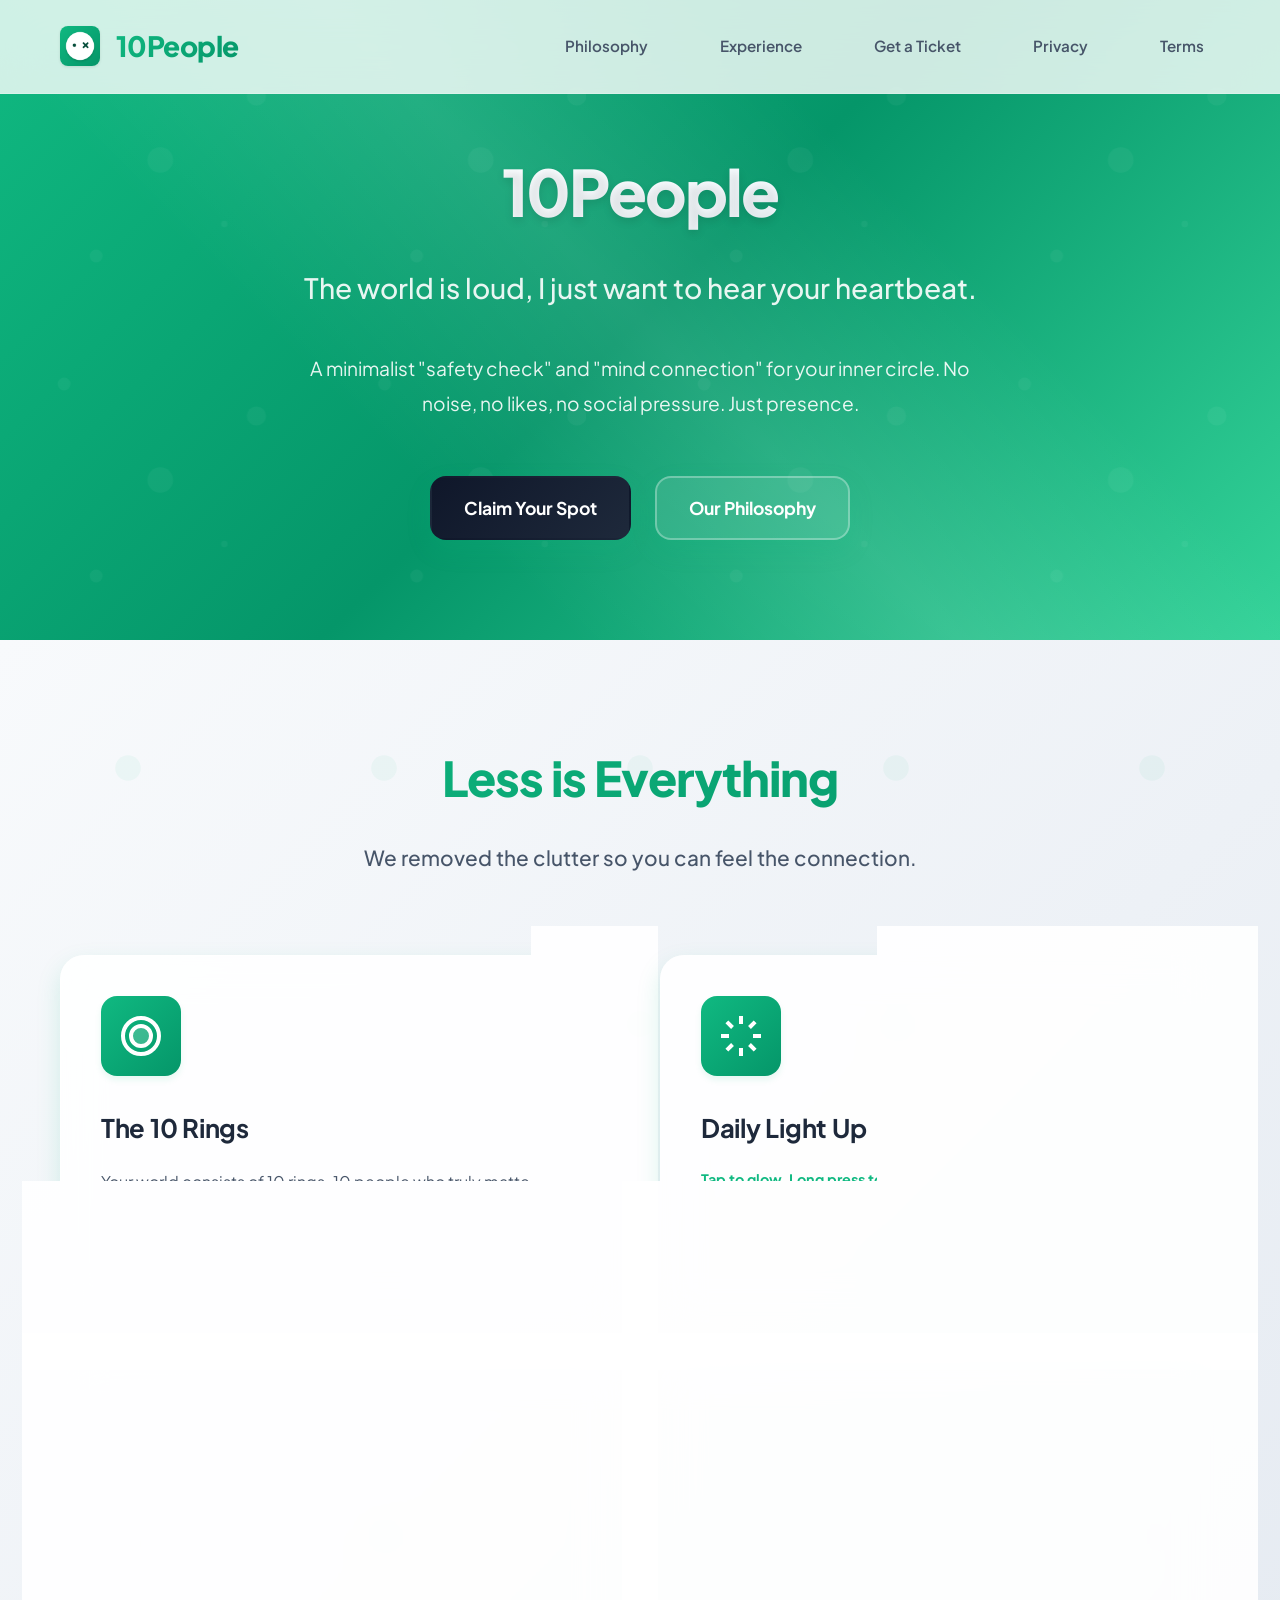
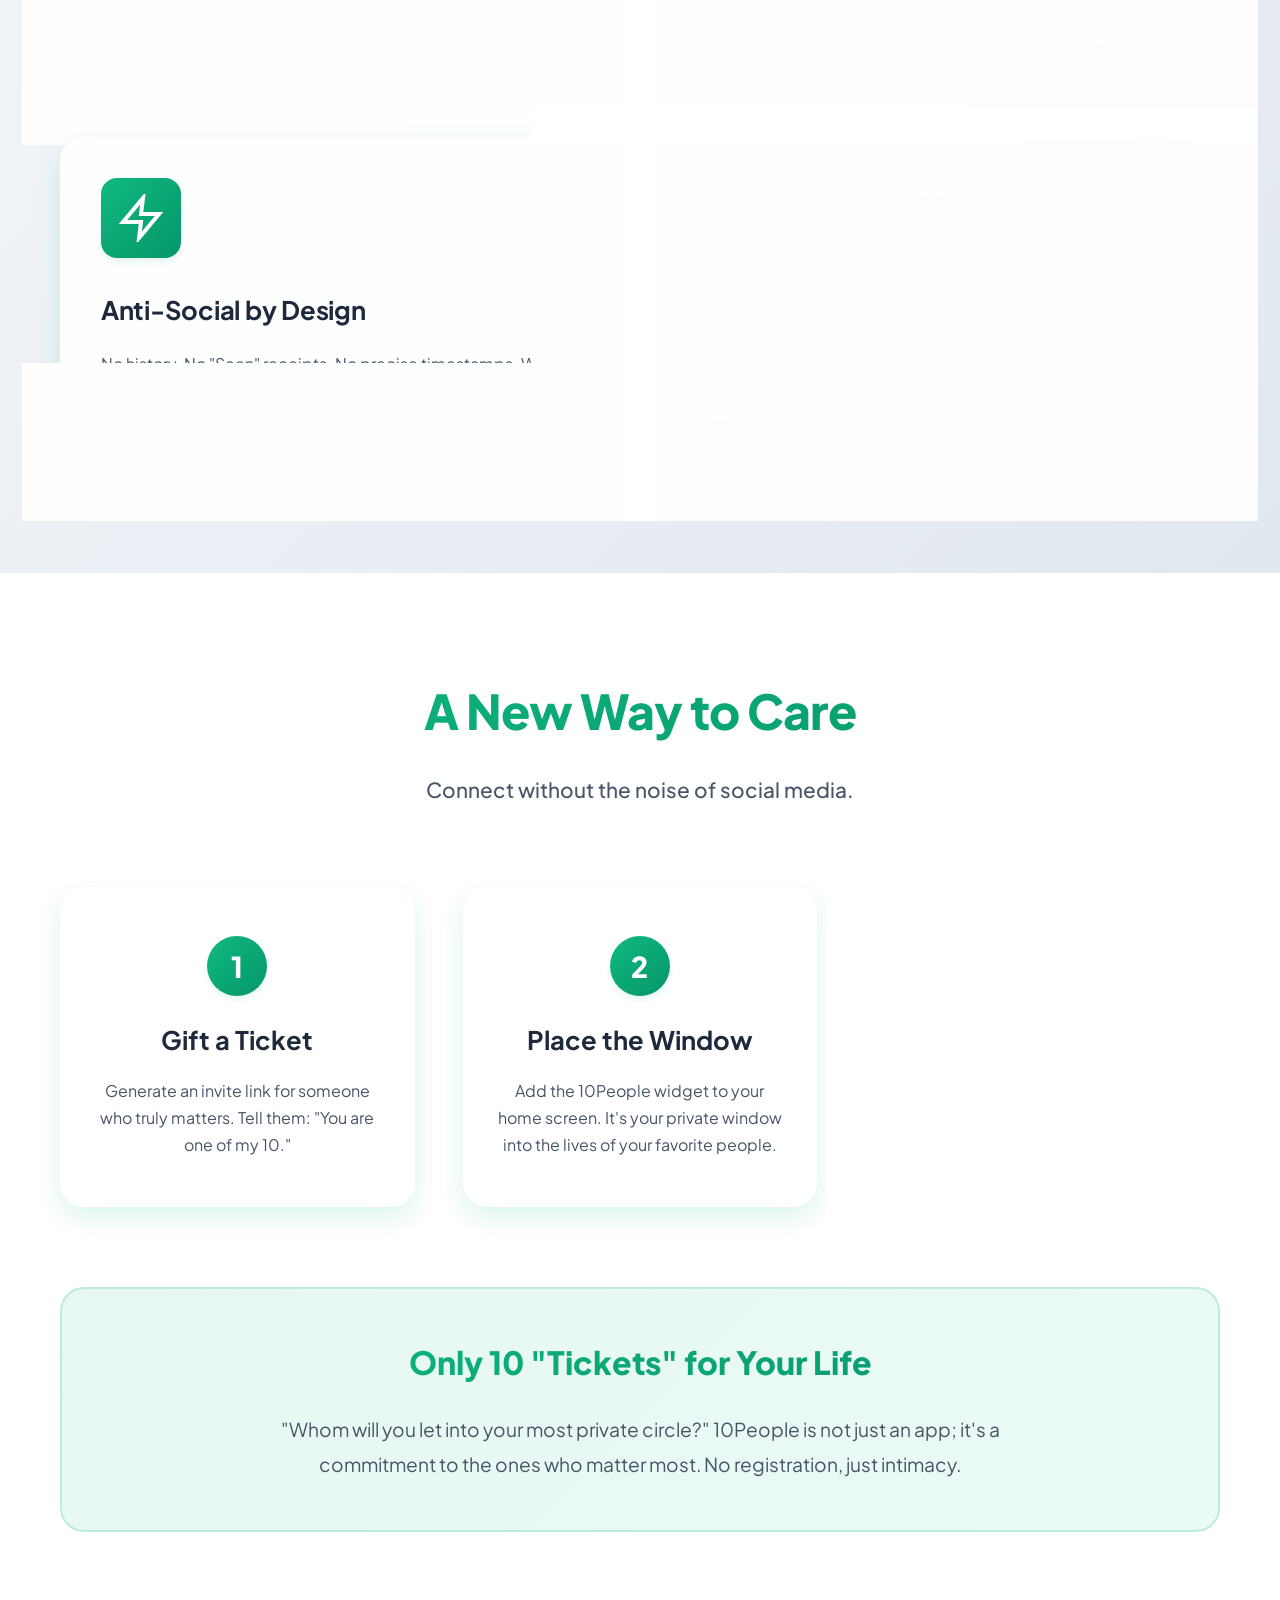
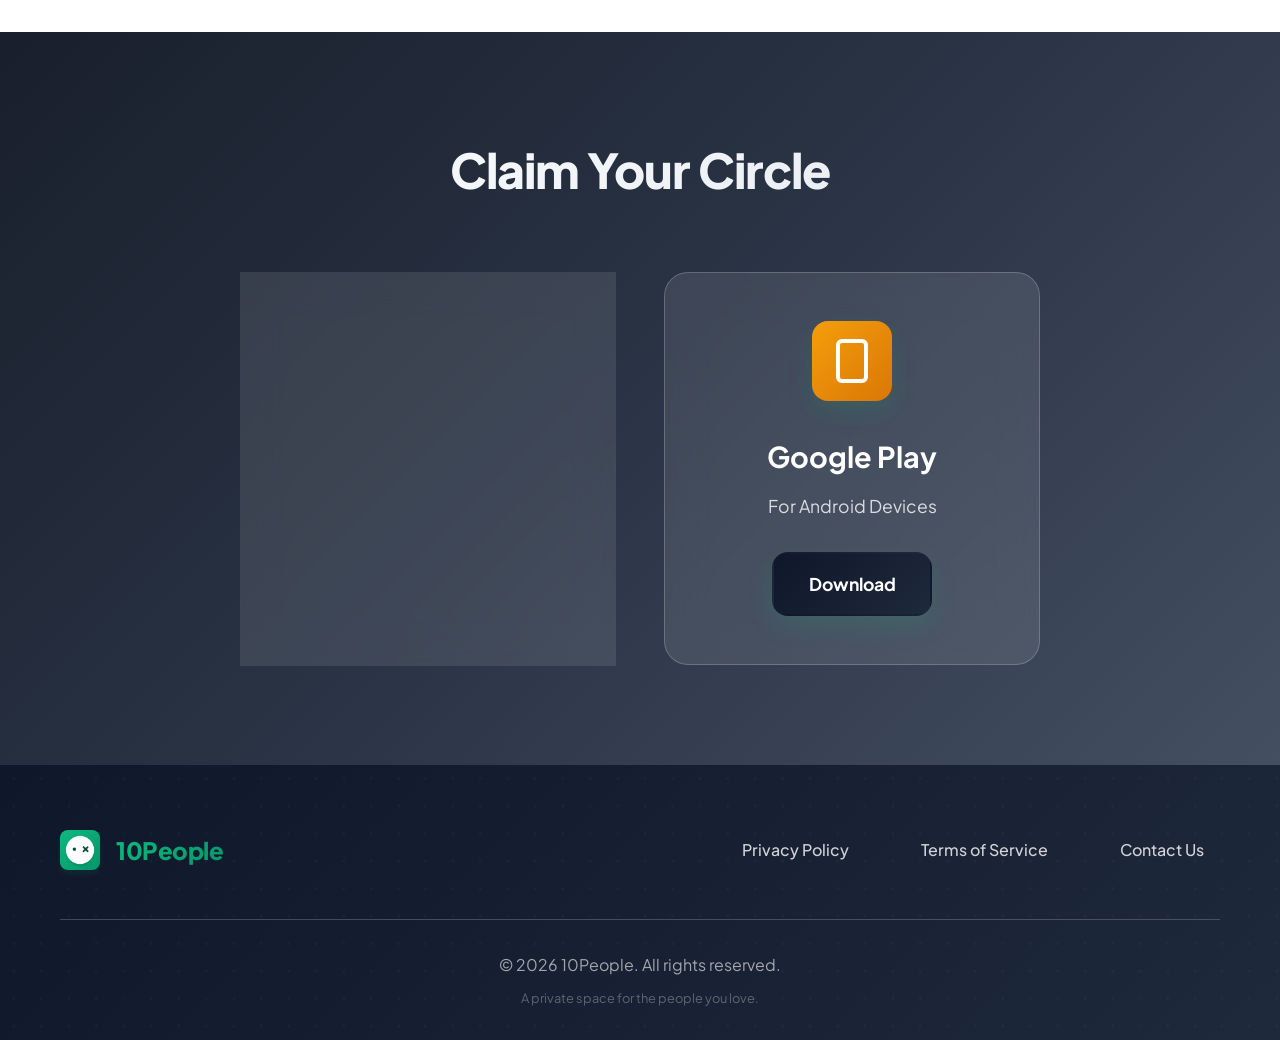
<file: index.html>
<!DOCTYPE html>
<html lang="en">
<head>
    <meta charset="UTF-8">
    <meta name="viewport" content="width=device-width, initial-scale=1.0">
    <title>10People - Hear their heartbeat in a noisy world</title>
    <meta name="description" content="10People: Minimalist safety check and mind connection. Only 10 spots for the most important people in your life.">
    <meta name="keywords" content="10People, minimalist, close friends, connection, light up, nudge, widget">
    <link rel="preconnect" href="https://fonts.googleapis.com">
    <link rel="preconnect" href="https://fonts.gstatic.com" crossorigin>
    <link href="https://fonts.googleapis.com/css2?family=Plus+Jakarta+Sans:wght@400;500;600;700;800&display=swap" rel="stylesheet">
    <link rel="stylesheet" href="styles.css">
    <link rel="icon" type="image/png" href="assets/icon/app_icon.png">
</head>
<body>
    <!-- Navbar -->
    <nav class="navbar">
        <div class="nav-container">
            <div class="nav-logo">
                <img src="assets/icon/app_icon.png" alt="10People" class="logo-img">
                <span class="logo-text">10People</span>
            </div>
            <div class="nav-menu">
                <a href="#features" class="nav-link">Philosophy</a>
                <a href="#how-it-works" class="nav-link">Experience</a>
                <a href="#download" class="nav-link">Get a Ticket</a>
                <a href="privacy.html" class="nav-link">Privacy</a>
                <a href="terms.html" class="nav-link">Terms</a>
            </div>
        </div>
    </nav>

    <!-- Hero Section -->
    <section class="hero">
        <div class="hero-container">
            <h1 class="hero-title">10People</h1>
            <p class="hero-subtitle">The world is loud, I just want to hear your heartbeat.</p>
            <p class="hero-description">
                A minimalist "safety check" and "mind connection" for your inner circle. 
                No noise, no likes, no social pressure. Just presence.
            </p>
            <div class="hero-buttons">
                <a href="#download" class="btn btn-primary">Claim Your Spot</a>
                <a href="#features" class="btn btn-secondary">Our Philosophy</a>
            </div>
        </div>
    </section>

    <!-- Core Philosophy -->
    <section id="features" class="features">
        <div class="container">
            <h2 class="section-title">Less is Everything</h2>
            <p class="section-subtitle">We removed the clutter so you can feel the connection.</p>
            
            <div class="features-grid">
                <div class="feature-card">
                    <div class="feature-icon">
                        <svg width="48" height="48" viewBox="0 0 24 24" fill="none" stroke="currentColor" stroke-width="2">
                            <circle cx="12" cy="12" r="9"/>
                            <circle cx="12" cy="12" r="5" fill="currentColor" fill-opacity="0.2"/>
                        </svg>
                    </div>
                    <h3 class="feature-title">The 10 Rings</h3>
                    <p class="feature-description">
                        Your world consists of 10 rings. 10 people who truly matter. 
                        In a world of thousands of "friends," who deserves to occupy these 10 positions in your life?
                    </p>
                </div>

                <div class="feature-card">
                    <div class="feature-icon">
                        <svg width="48" height="48" viewBox="0 0 24 24" fill="none" stroke="currentColor" stroke-width="2">
                            <path d="M12 2v4M12 18v4M4.93 4.93l2.83 2.83M16.24 16.24l2.83 2.83M2 12h4M18 12h4M4.93 19.07l2.83-2.83M16.24 7.76l2.83-2.83"/>
                        </svg>
                    </div>
                    <h3 class="feature-title">Daily Light Up</h3>
                    <h4 style="font-size: 0.9rem; color: var(--primary-color); margin-bottom: 0.5rem;">Tap to glow. Long press to speak.</h4>
                    <p class="feature-description">
                        One tap to let them know you're okay. Your ring glows on their screen. 
                        Long press to sync a short status (under 20 chars). No history, no pressure — resets at midnight.
                    </p>
                </div>

                <div class="feature-card">
                    <div class="feature-icon">
                        <svg width="48" height="48" viewBox="0 0 24 24" fill="none" stroke="currentColor" stroke-width="2">
                            <rect x="3" y="3" width="18" height="18" rx="2" ry="2"/>
                            <circle cx="8.5" cy="8.5" r="1.5"/>
                            <circle cx="15.5" cy="8.5" r="1.5"/>
                            <circle cx="8.5" cy="15.5" r="1.5"/>
                            <circle cx="15.5" cy="15.5" r="1.5"/>
                        </svg>
                    </div>
                    <h3 class="feature-title">Widget 2.0: The Window</h3>
                    <p class="feature-description">
                        View your circle without opening the app. 10 tiny dots on your home screen tell the story. 
                        "In a meeting," "Feeling down," or just a glowing dot saying "I'm here."
                    </p>
                </div>

                <div class="feature-card">
                    <div class="feature-icon">
                        <svg width="48" height="48" viewBox="0 0 24 24" fill="none" stroke="currentColor" stroke-width="2">
                            <path d="M18 8A6 6 0 0 0 6 8c0 7-3 9-3 9h18s-3-2-3-9"/>
                            <path d="M13.73 21a2 2 0 0 1-3.46 0"/>
                        </svg>
                    </div>
                    <h3 class="feature-title">The Nudge</h3>
                    <p class="feature-description">
                        The only way to reach out. No chat boxes, no typing. 
                        Just a gentle "戳一下" (Nudge). 
                        It means: "Thinking of you," "Check in," or "Are you okay?"
                    </p>
                </div>

                <div class="feature-card">
                    <div class="feature-icon">
                        <svg width="48" height="48" viewBox="0 0 24 24" fill="none" stroke="currentColor" stroke-width="2">
                            <path d="M13 2L3 14h9l-1 8 10-12h-9l1-8z"/>
                        </svg>
                    </div>
                    <h3 class="feature-title">Anti-Social by Design</h3>
                    <p class="feature-description">
                        No history. No "Seen" receipts. No precise timestamps. 
                        We only show "Just now" or "A while ago." 
                        The past is gone; only the present heartbeat matters.
                    </p>
                </div>

                <div class="feature-card">
                    <div class="feature-icon">
                        <svg width="48" height="48" viewBox="0 0 24 24" fill="none" stroke="currentColor" stroke-width="2">
                            <path d="M20.59 13.41l-7.17 7.17a2 2 0 0 1-2.83 0L2 12V2h10l8.59 8.59a2 2 0 0 1 0 2.82z"/>
                            <line x1="7" y1="7" x2="7.01" y2="7"/>
                        </svg>
                    </div>
                    <h3 class="feature-title">10 Rare Tickets</h3>
                    <p class="feature-description">
                        You don't "add friends." You gift them a ticket. 
                        "I saved a spot for you in my Top 10." 
                        An invitation to 10People is a statement of intimacy.
                    </p>
                </div>
            </div>
        </div>
    </section>

    <!-- How It Works -->
    <section id="how-it-works" class="how-it-works">
        <div class="container">
            <h2 class="section-title">A New Way to Care</h2>
            <p class="section-subtitle">Connect without the noise of social media.</p>
            
            <div class="steps-grid">
                <div class="step-card">
                    <div class="step-number">1</div>
                    <h3 class="step-title">Gift a Ticket</h3>
                    <p class="step-description">
                        Generate an invite link for someone who truly matters. 
                        Tell them: "You are one of my 10."
                    </p>
                </div>

                <div class="step-card">
                    <div class="step-number">2</div>
                    <h3 class="step-title">Place the Window</h3>
                    <p class="step-description">
                        Add the 10People widget to your home screen. 
                        It's your private window into the lives of your favorite people.
                    </p>
                </div>

                <div class="step-card">
                    <div class="step-number">3</div>
                    <h3 class="step-title">Stay Connected</h3>
                    <p class="step-description">
                        Tap once a day to light up. Nudge them when you miss them. 
                        Simple. Silent. Sincere.
                    </p>
                </div>
            </div>

            <div class="viral-section">
                <h3 class="viral-title">Only 10 "Tickets" for Your Life</h3>
                <p class="viral-description">
                    "Whom will you let into your most private circle?" 
                    10People is not just an app; it's a commitment to the ones who matter most. 
                    No registration, just intimacy.
                </p>
            </div>
        </div>
    </section>

    <!-- Download Section -->
    <section id="download" class="download">
        <div class="container">
            <h2 class="section-title">Claim Your Circle</h2>
            
            <div class="download-grid">
                <div class="download-card">
                    <div class="download-icon">
                        <svg width="48" height="48" viewBox="0 0 24 24" fill="none" stroke="currentColor" stroke-width="2">
                            <path d="M12 19V5M5 12l7-7 7 7"/>
                        </svg>
                    </div>
                    <h3>App Store</h3>
                    <p>For iOS & iPadOS</p>
                    <a href="https://apps.apple.com/app/10people/id6757700398" class="btn btn-primary">Download</a>
                </div>

                <div class="download-card">
                    <div class="download-icon">
                        <svg width="48" height="48" viewBox="0 0 24 24" fill="none" stroke="currentColor" stroke-width="2">
                            <rect x="5" y="2" width="14" height="20" rx="2" ry="2"/>
                            <line x1="12" y1="18" x2="12.01" y2="18"/>
                        </svg>
                    </div>
                    <h3>Google Play</h3>
                    <p>For Android Devices</p>
                    <a href="https://play.google.com/store/apps/details?id=com.lingguang.tenpeople" class="btn btn-primary">Download</a>
                </div>
            </div>
        </div>
    </section>

    <!-- Footer -->
    <footer class="footer">
        <div class="container">
            <div class="footer-content">
                <div class="footer-logo">
                    <img src="assets/icon/app_icon.png" alt="10People" class="logo-img">
                    <span class="logo-text">10People</span>
                </div>
                <div class="footer-links">
                    <a href="privacy.html">Privacy Policy</a>
                    <a href="terms.html">Terms of Service</a>
                    <a href="mailto:xiongsl2013@gmail.com">Contact Us</a>
                </div>
            </div>
            <div class="footer-bottom">
                <p>&copy; 2026 10People. All rights reserved.</p>
                <p style="font-size: 0.8rem; margin-top: 10px; opacity: 0.5;">A private space for the people you love.</p>
            </div>
        </div>
    </footer>

    <script src="script.js"></script>
</body>
</html>
</file>
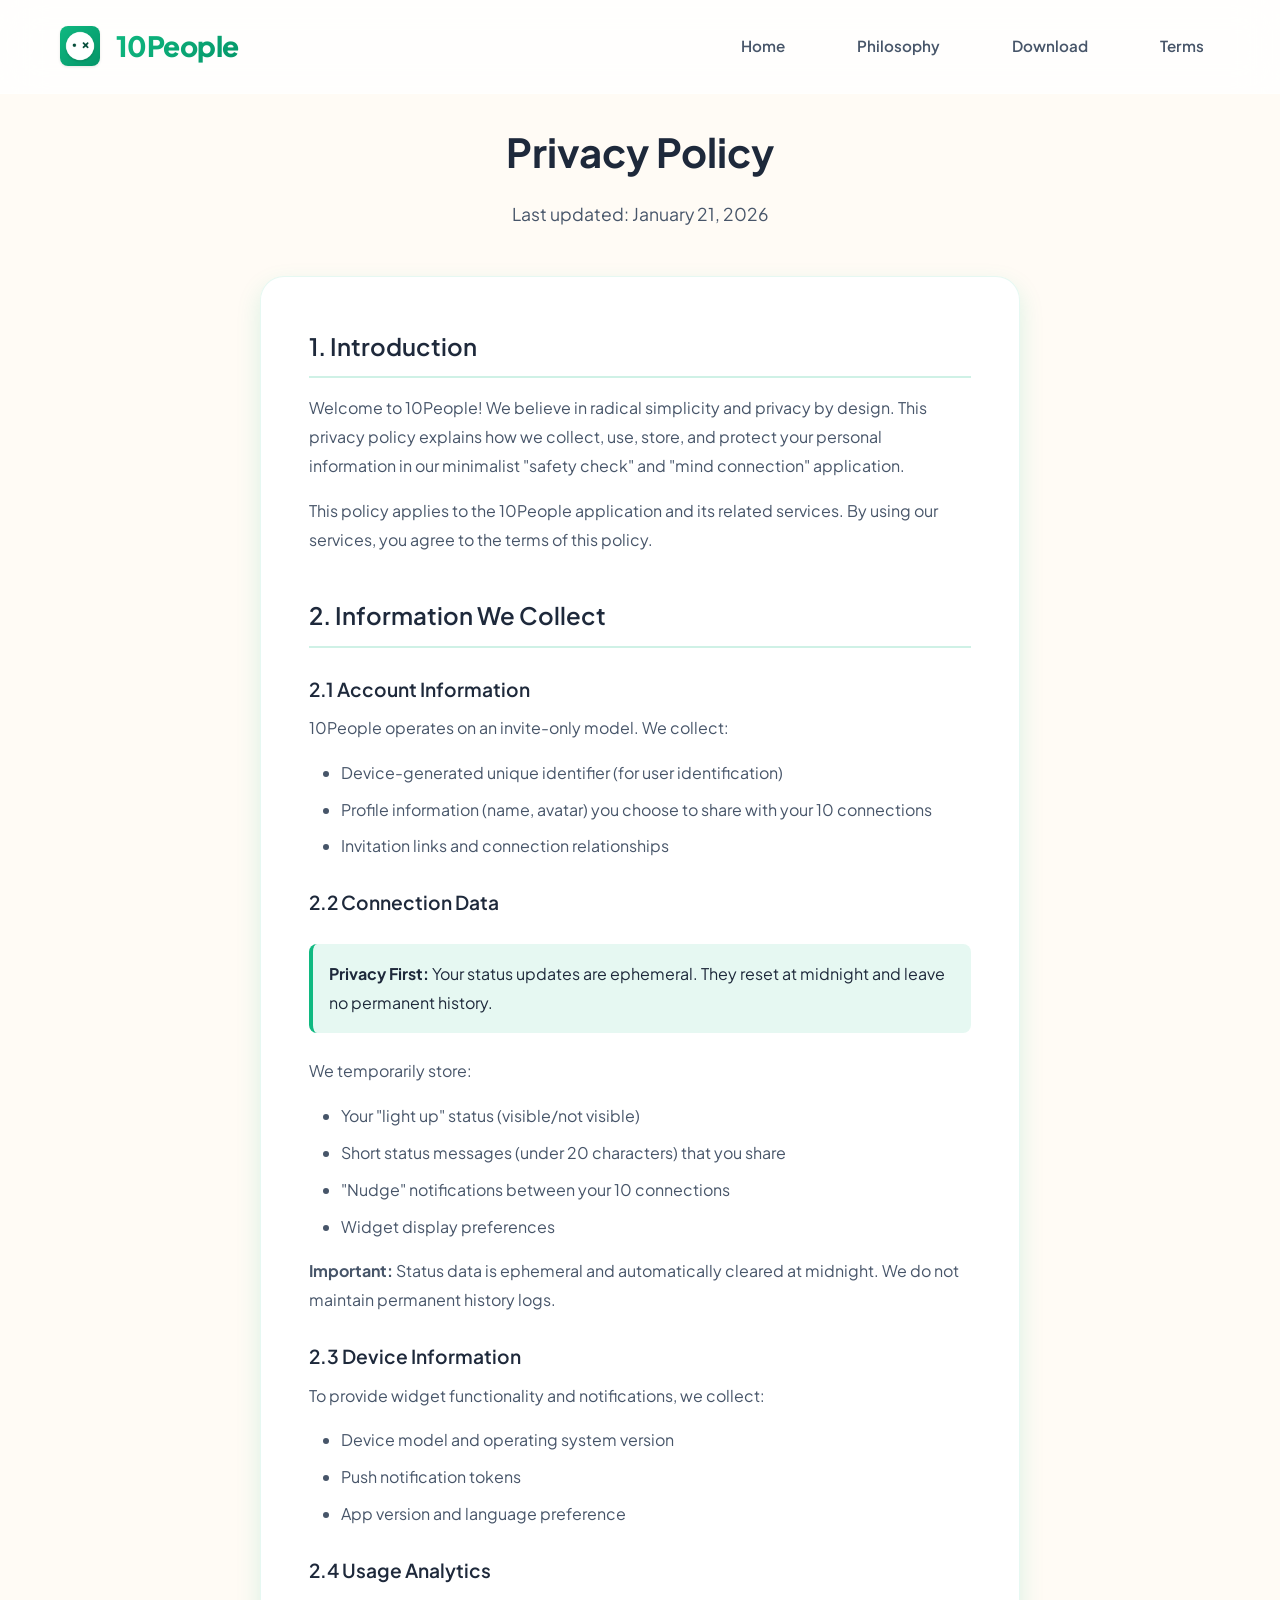
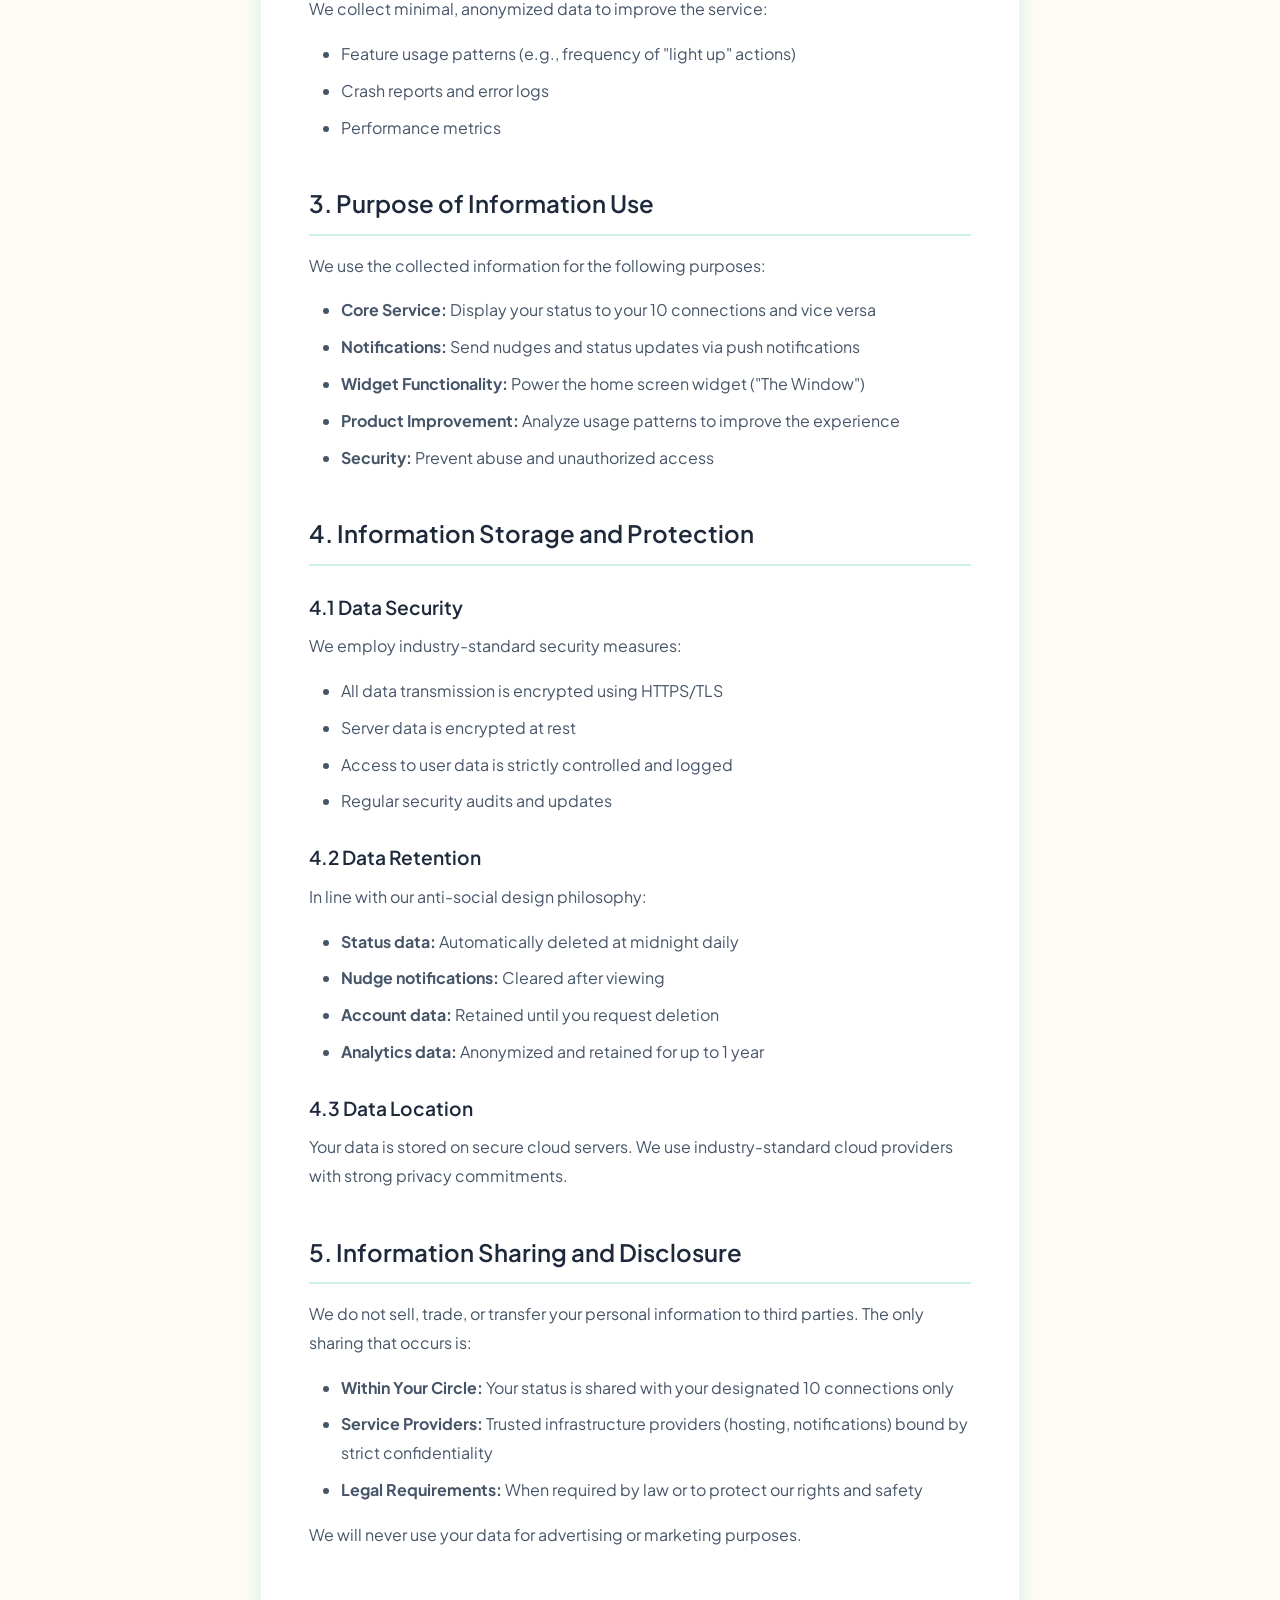
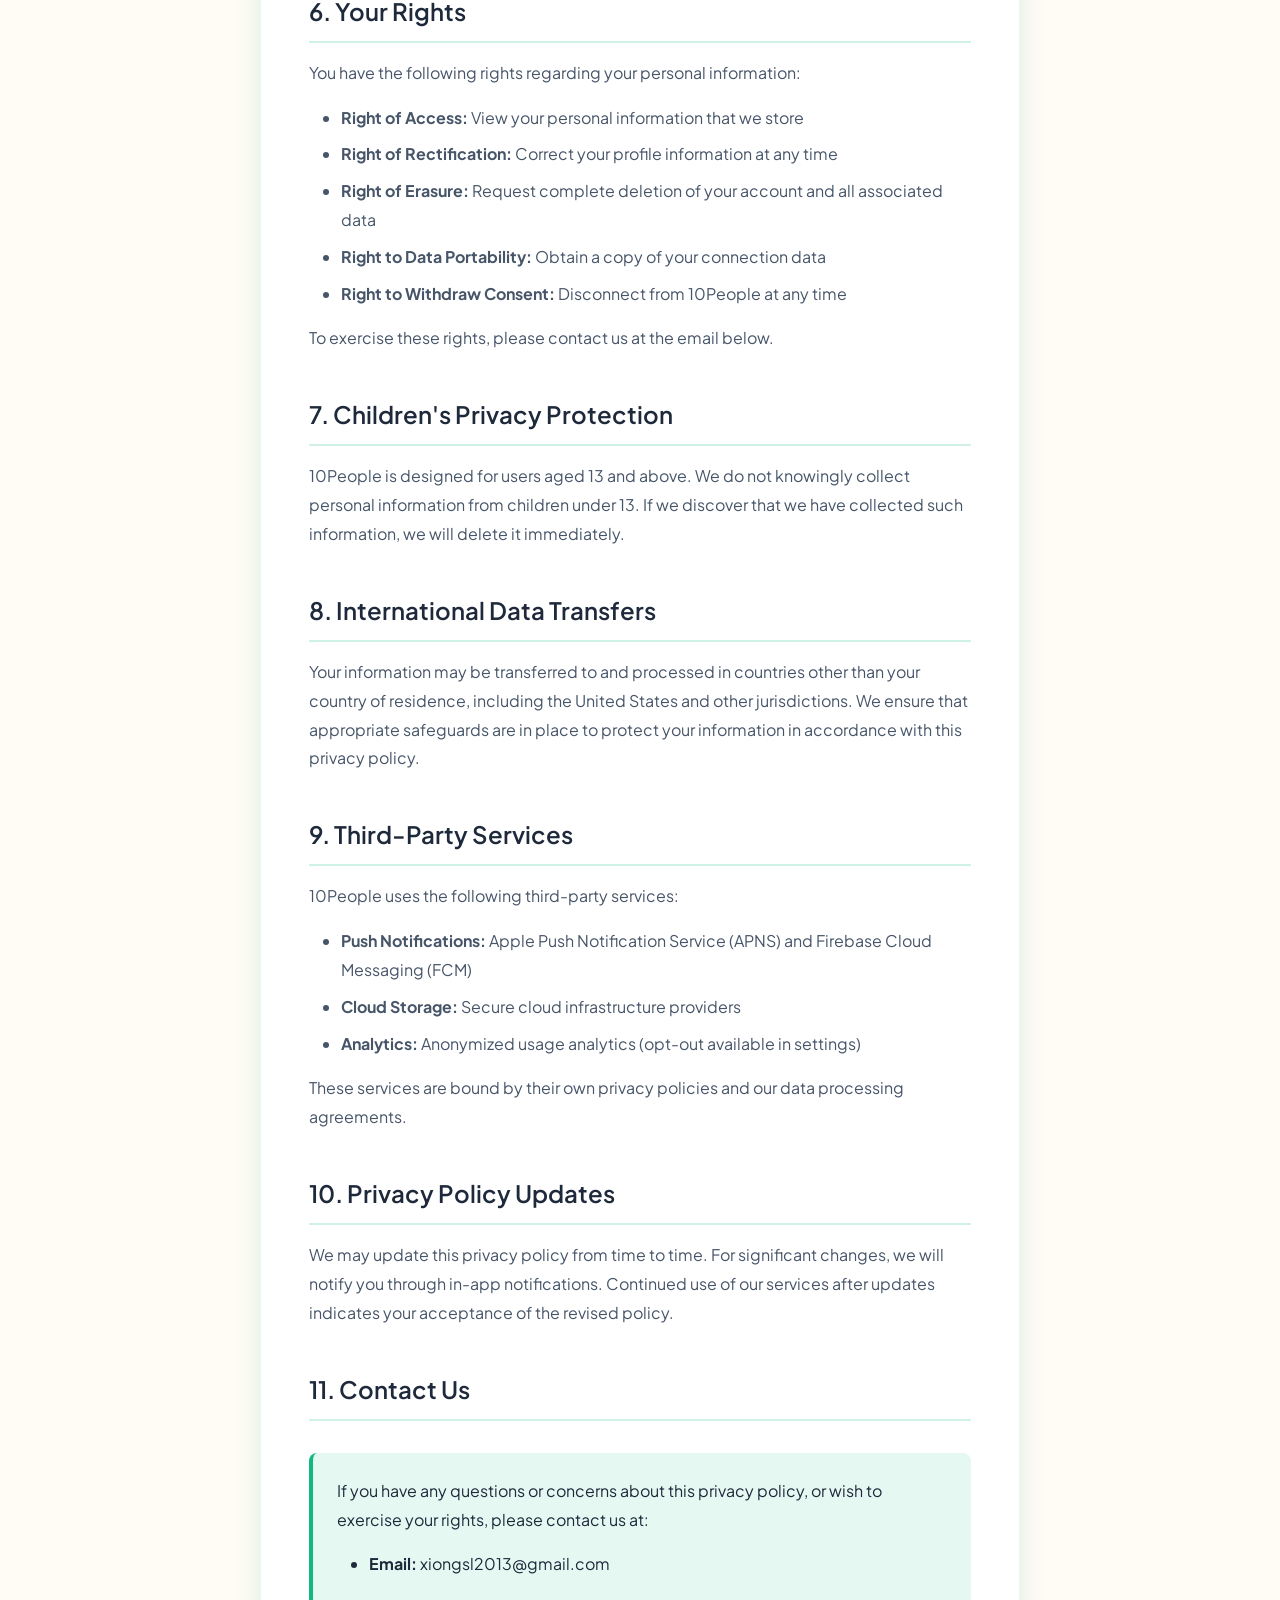
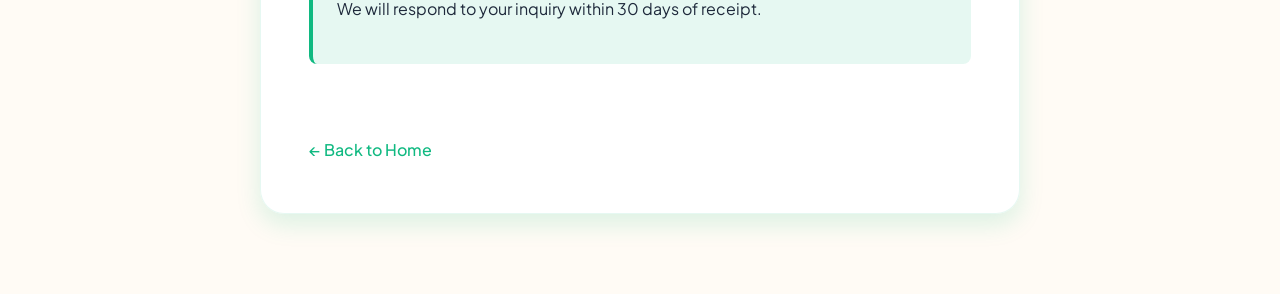
<file: privacy.html>
<!DOCTYPE html>
<html lang="en">
<head>
    <meta charset="UTF-8">
    <meta name="viewport" content="width=device-width, initial-scale=1.0">
    <title>Privacy Policy - 10People</title>
    <meta name="description" content="10People Privacy Policy - Learn how we collect, use and protect your personal information">
    <link rel="preconnect" href="https://fonts.googleapis.com">
    <link rel="preconnect" href="https://fonts.gstatic.com" crossorigin>
    <link href="https://fonts.googleapis.com/css2?family=Plus+Jakarta+Sans:wght@400;500;600;700;800&display=swap" rel="stylesheet">
    <link rel="stylesheet" href="styles.css">
    <link rel="icon" type="image/png" href="assets/icon/app_icon.png">
    <style>
        .privacy-container {
            max-width: 800px;
            margin: 0 auto;
            padding: 120px 20px 80px;
        }
        
        .privacy-header {
            text-align: center;
            margin-bottom: 3rem;
        }
        
        .privacy-title {
            font-size: 2.5rem;
            font-weight: 700;
            color: var(--text-primary);
            margin-bottom: 1rem;
        }
        
        .privacy-subtitle {
            font-size: 1.1rem;
            color: var(--text-secondary);
        }
        
        .privacy-content {
            background: rgba(255, 255, 255, 0.95);
            backdrop-filter: blur(20px);
            padding: 3rem;
            border-radius: var(--border-radius-lg);
            box-shadow: var(--shadow-lg);
            line-height: 1.8;
            border: 1px solid rgba(16, 185, 129, 0.1);
            color: var(--text-secondary);
        }
        
        .privacy-section {
            margin-bottom: 2.5rem;
        }
        
        .privacy-section h2 {
            font-size: 1.5rem;
            font-weight: 600;
            color: var(--text-primary);
            margin-bottom: 1rem;
            padding-bottom: 0.5rem;
            border-bottom: 2px solid rgba(16, 185, 129, 0.2);
        }
        
        .privacy-section h3 {
            font-size: 1.2rem;
            font-weight: 600;
            color: var(--text-primary);
            margin: 1.5rem 0 0.5rem;
        }
        
        .privacy-section p {
            margin-bottom: 1rem;
        }
        
        .privacy-section ul {
            margin: 1rem 0;
            padding-left: 2rem;
        }
        
        .privacy-section li {
            margin-bottom: 0.5rem;
        }
        
        .highlight {
            background-color: rgba(16, 185, 129, 0.1);
            padding: 1rem;
            border-radius: 8px;
            border-left: 4px solid var(--primary-color);
            margin: 1.5rem 0;
            color: var(--text-primary);
        }
        
        .contact-info {
            background-color: rgba(16, 185, 129, 0.1);
            padding: 1.5rem;
            border-radius: 8px;
            border-left: 4px solid var(--primary-color);
            margin: 2rem 0;
            color: var(--text-primary);
        }
        
        .back-link {
            display: inline-block;
            margin-top: 2rem;
            color: var(--primary-color);
            text-decoration: none;
            font-weight: 500;
        }
        
        .back-link:hover {
            text-decoration: underline;
        }
        
        @media (max-width: 768px) {
            .privacy-container {
                padding: 100px 15px 60px;
            }
            
            .privacy-content {
                padding: 2rem;
            }
            
            .privacy-title {
                font-size: 2rem;
            }
        }
    </style>
</head>
<body>
    <!-- Navbar -->
    <nav class="navbar">
        <div class="nav-container">
            <div class="nav-logo">
                <img src="assets/icon/app_icon.png" alt="10People" class="logo-img">
                <span class="logo-text">10People</span>
            </div>
            <div class="nav-menu">
                <a href="index.html" class="nav-link">Home</a>
                <a href="index.html#features" class="nav-link">Philosophy</a>
                <a href="index.html#download" class="nav-link">Download</a>
                <a href="terms.html" class="nav-link">Terms</a>
            </div>
        </div>
    </nav>

    <div class="privacy-container">
        <div class="privacy-header">
            <h1 class="privacy-title">Privacy Policy</h1>
            <p class="privacy-subtitle">Last updated: January 21, 2026</p>
        </div>

        <div class="privacy-content">
            <div class="privacy-section">
                <h2>1. Introduction</h2>
                <p>
                    Welcome to 10People! We believe in radical simplicity and privacy by design. 
                    This privacy policy explains how we collect, use, store, and protect your personal information 
                    in our minimalist "safety check" and "mind connection" application.
                </p>
                <p>
                    This policy applies to the 10People application and its related services. By using our services, 
                    you agree to the terms of this policy.
                </p>
            </div>

            <div class="privacy-section">
                <h2>2. Information We Collect</h2>
                
                <h3>2.1 Account Information</h3>
                <p>10People operates on an invite-only model. We collect:</p>
                <ul>
                    <li>Device-generated unique identifier (for user identification)</li>
                    <li>Profile information (name, avatar) you choose to share with your 10 connections</li>
                    <li>Invitation links and connection relationships</li>
                </ul>

                <h3>2.2 Connection Data</h3>
                <div class="highlight">
                    <strong>Privacy First:</strong> Your status updates are ephemeral. They reset at midnight and leave no permanent history.
                </div>
                <p>We temporarily store:</p>
                <ul>
                    <li>Your "light up" status (visible/not visible)</li>
                    <li>Short status messages (under 20 characters) that you share</li>
                    <li>"Nudge" notifications between your 10 connections</li>
                    <li>Widget display preferences</li>
                </ul>
                <p><strong>Important:</strong> Status data is ephemeral and automatically cleared at midnight. We do not maintain permanent history logs.</p>

                <h3>2.3 Device Information</h3>
                <p>To provide widget functionality and notifications, we collect:</p>
                <ul>
                    <li>Device model and operating system version</li>
                    <li>Push notification tokens</li>
                    <li>App version and language preference</li>
                </ul>

                <h3>2.4 Usage Analytics</h3>
                <p>We collect minimal, anonymized data to improve the service:</p>
                <ul>
                    <li>Feature usage patterns (e.g., frequency of "light up" actions)</li>
                    <li>Crash reports and error logs</li>
                    <li>Performance metrics</li>
                </ul>
            </div>

            <div class="privacy-section">
                <h2>3. Purpose of Information Use</h2>
                <p>We use the collected information for the following purposes:</p>
                <ul>
                    <li><strong>Core Service:</strong> Display your status to your 10 connections and vice versa</li>
                    <li><strong>Notifications:</strong> Send nudges and status updates via push notifications</li>
                    <li><strong>Widget Functionality:</strong> Power the home screen widget ("The Window")</li>
                    <li><strong>Product Improvement:</strong> Analyze usage patterns to improve the experience</li>
                    <li><strong>Security:</strong> Prevent abuse and unauthorized access</li>
                </ul>
            </div>

            <div class="privacy-section">
                <h2>4. Information Storage and Protection</h2>
                
                <h3>4.1 Data Security</h3>
                <p>We employ industry-standard security measures:</p>
                <ul>
                    <li>All data transmission is encrypted using HTTPS/TLS</li>
                    <li>Server data is encrypted at rest</li>
                    <li>Access to user data is strictly controlled and logged</li>
                    <li>Regular security audits and updates</li>
                </ul>

                <h3>4.2 Data Retention</h3>
                <p>In line with our anti-social design philosophy:</p>
                <ul>
                    <li><strong>Status data:</strong> Automatically deleted at midnight daily</li>
                    <li><strong>Nudge notifications:</strong> Cleared after viewing</li>
                    <li><strong>Account data:</strong> Retained until you request deletion</li>
                    <li><strong>Analytics data:</strong> Anonymized and retained for up to 1 year</li>
                </ul>

                <h3>4.3 Data Location</h3>
                <p>Your data is stored on secure cloud servers. We use industry-standard cloud providers with strong privacy commitments.</p>
            </div>

            <div class="privacy-section">
                <h2>5. Information Sharing and Disclosure</h2>
                <p>We do not sell, trade, or transfer your personal information to third parties. The only sharing that occurs is:</p>
                <ul>
                    <li><strong>Within Your Circle:</strong> Your status is shared with your designated 10 connections only</li>
                    <li><strong>Service Providers:</strong> Trusted infrastructure providers (hosting, notifications) bound by strict confidentiality</li>
                    <li><strong>Legal Requirements:</strong> When required by law or to protect our rights and safety</li>
                </ul>
                <p>We will never use your data for advertising or marketing purposes.</p>
            </div>

            <div class="privacy-section">
                <h2>6. Your Rights</h2>
                <p>You have the following rights regarding your personal information:</p>
                <ul>
                    <li><strong>Right of Access:</strong> View your personal information that we store</li>
                    <li><strong>Right of Rectification:</strong> Correct your profile information at any time</li>
                    <li><strong>Right of Erasure:</strong> Request complete deletion of your account and all associated data</li>
                    <li><strong>Right to Data Portability:</strong> Obtain a copy of your connection data</li>
                    <li><strong>Right to Withdraw Consent:</strong> Disconnect from 10People at any time</li>
                </ul>
                <p>To exercise these rights, please contact us at the email below.</p>
            </div>

            <div class="privacy-section">
                <h2>7. Children's Privacy Protection</h2>
                <p>
                    10People is designed for users aged 13 and above. We do not knowingly collect personal information 
                    from children under 13. If we discover that we have collected such information, we will delete it immediately.
                </p>
            </div>

            <div class="privacy-section">
                <h2>8. International Data Transfers</h2>
                <p>
                    Your information may be transferred to and processed in countries other than your country of residence, 
                    including the United States and other jurisdictions. We ensure that appropriate safeguards are in place 
                    to protect your information in accordance with this privacy policy.
                </p>
            </div>

            <div class="privacy-section">
                <h2>9. Third-Party Services</h2>
                <p>10People uses the following third-party services:</p>
                <ul>
                    <li><strong>Push Notifications:</strong> Apple Push Notification Service (APNS) and Firebase Cloud Messaging (FCM)</li>
                    <li><strong>Cloud Storage:</strong> Secure cloud infrastructure providers</li>
                    <li><strong>Analytics:</strong> Anonymized usage analytics (opt-out available in settings)</li>
                </ul>
                <p>These services are bound by their own privacy policies and our data processing agreements.</p>
            </div>

            <div class="privacy-section">
                <h2>10. Privacy Policy Updates</h2>
                <p>
                    We may update this privacy policy from time to time. For significant changes, we will notify you 
                    through in-app notifications. Continued use of our services after updates indicates your acceptance 
                    of the revised policy.
                </p>
            </div>

            <div class="privacy-section">
                <h2>11. Contact Us</h2>
                <div class="contact-info">
                    <p>If you have any questions or concerns about this privacy policy, or wish to exercise your rights, please contact us at:</p>
                    <ul>
                        <li><strong>Email:</strong> xiongsl2013@gmail.com</li>
                    </ul>
                    <p>We will respond to your inquiry within 30 days of receipt.</p>
                </div>
            </div>

            <a href="index.html" class="back-link">← Back to Home</a>
        </div>
    </div>

    <script src="script.js"></script>
</body>
</html>
</file>
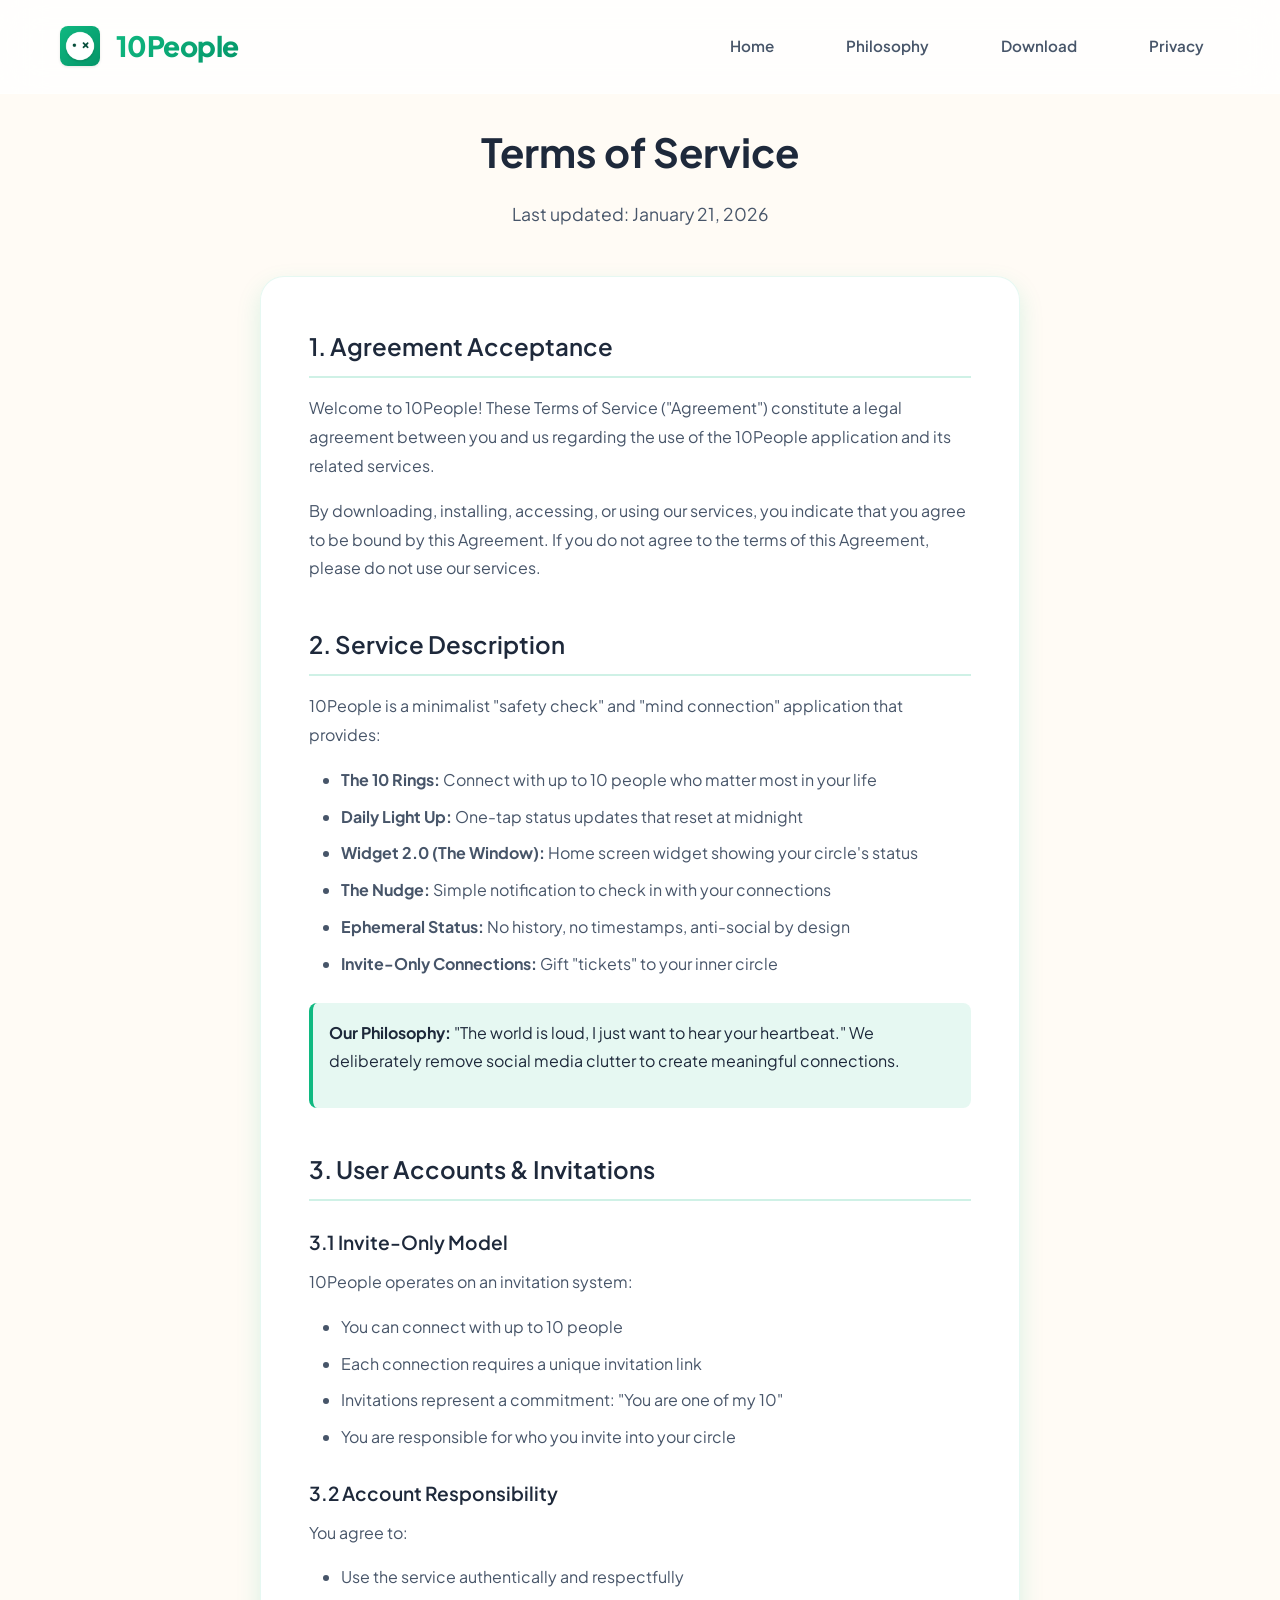
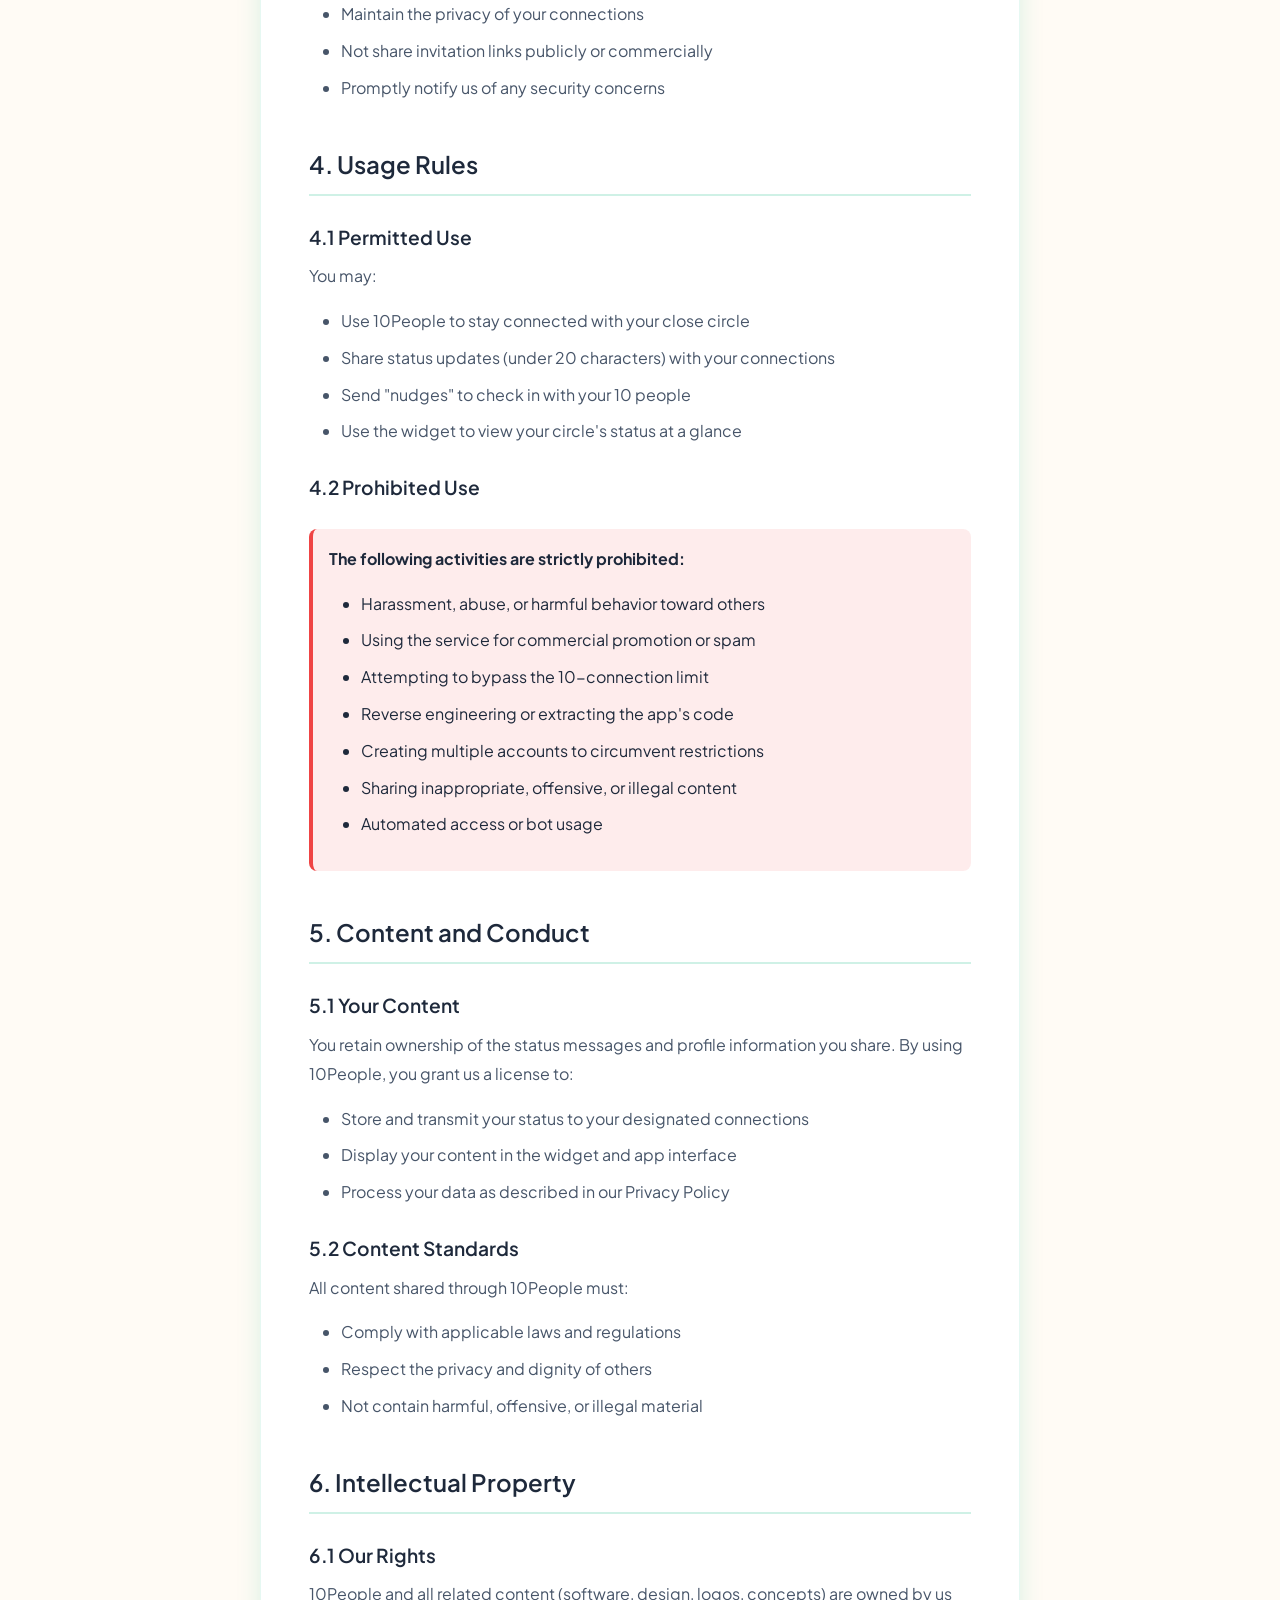
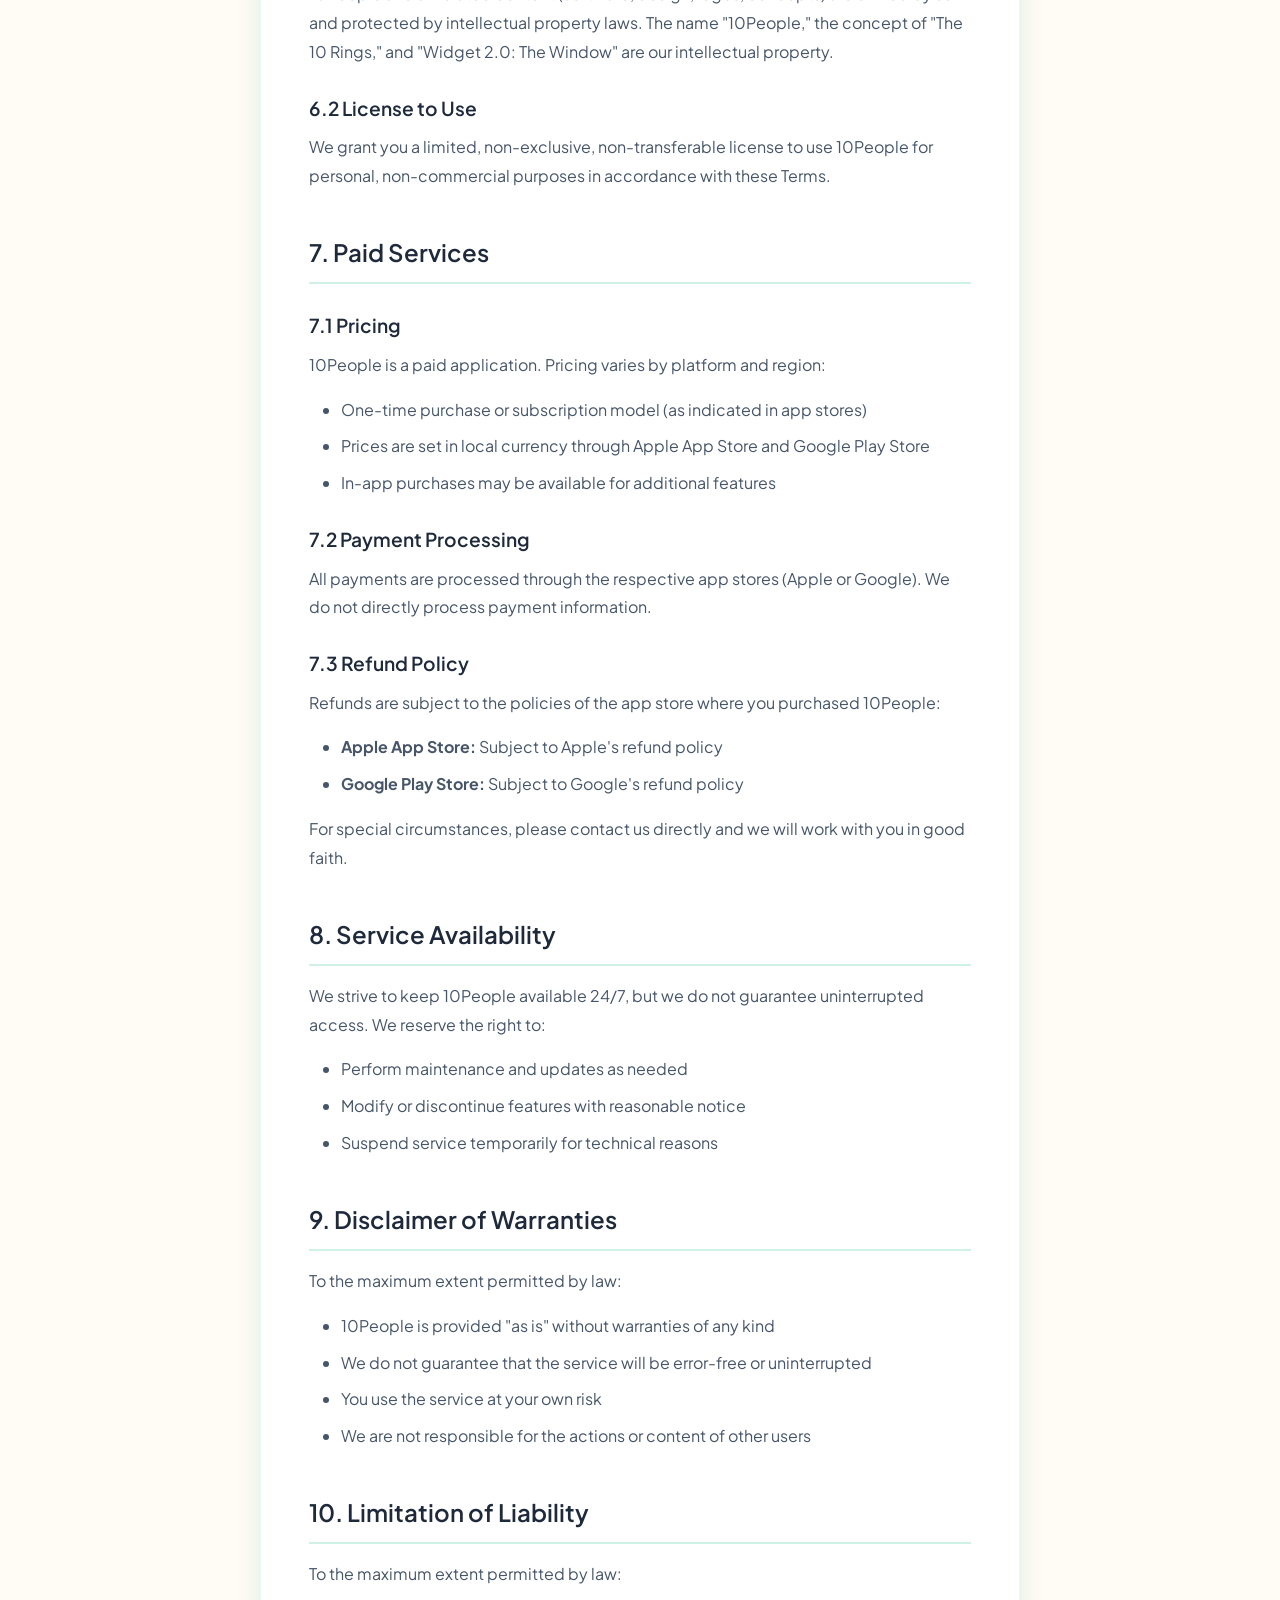
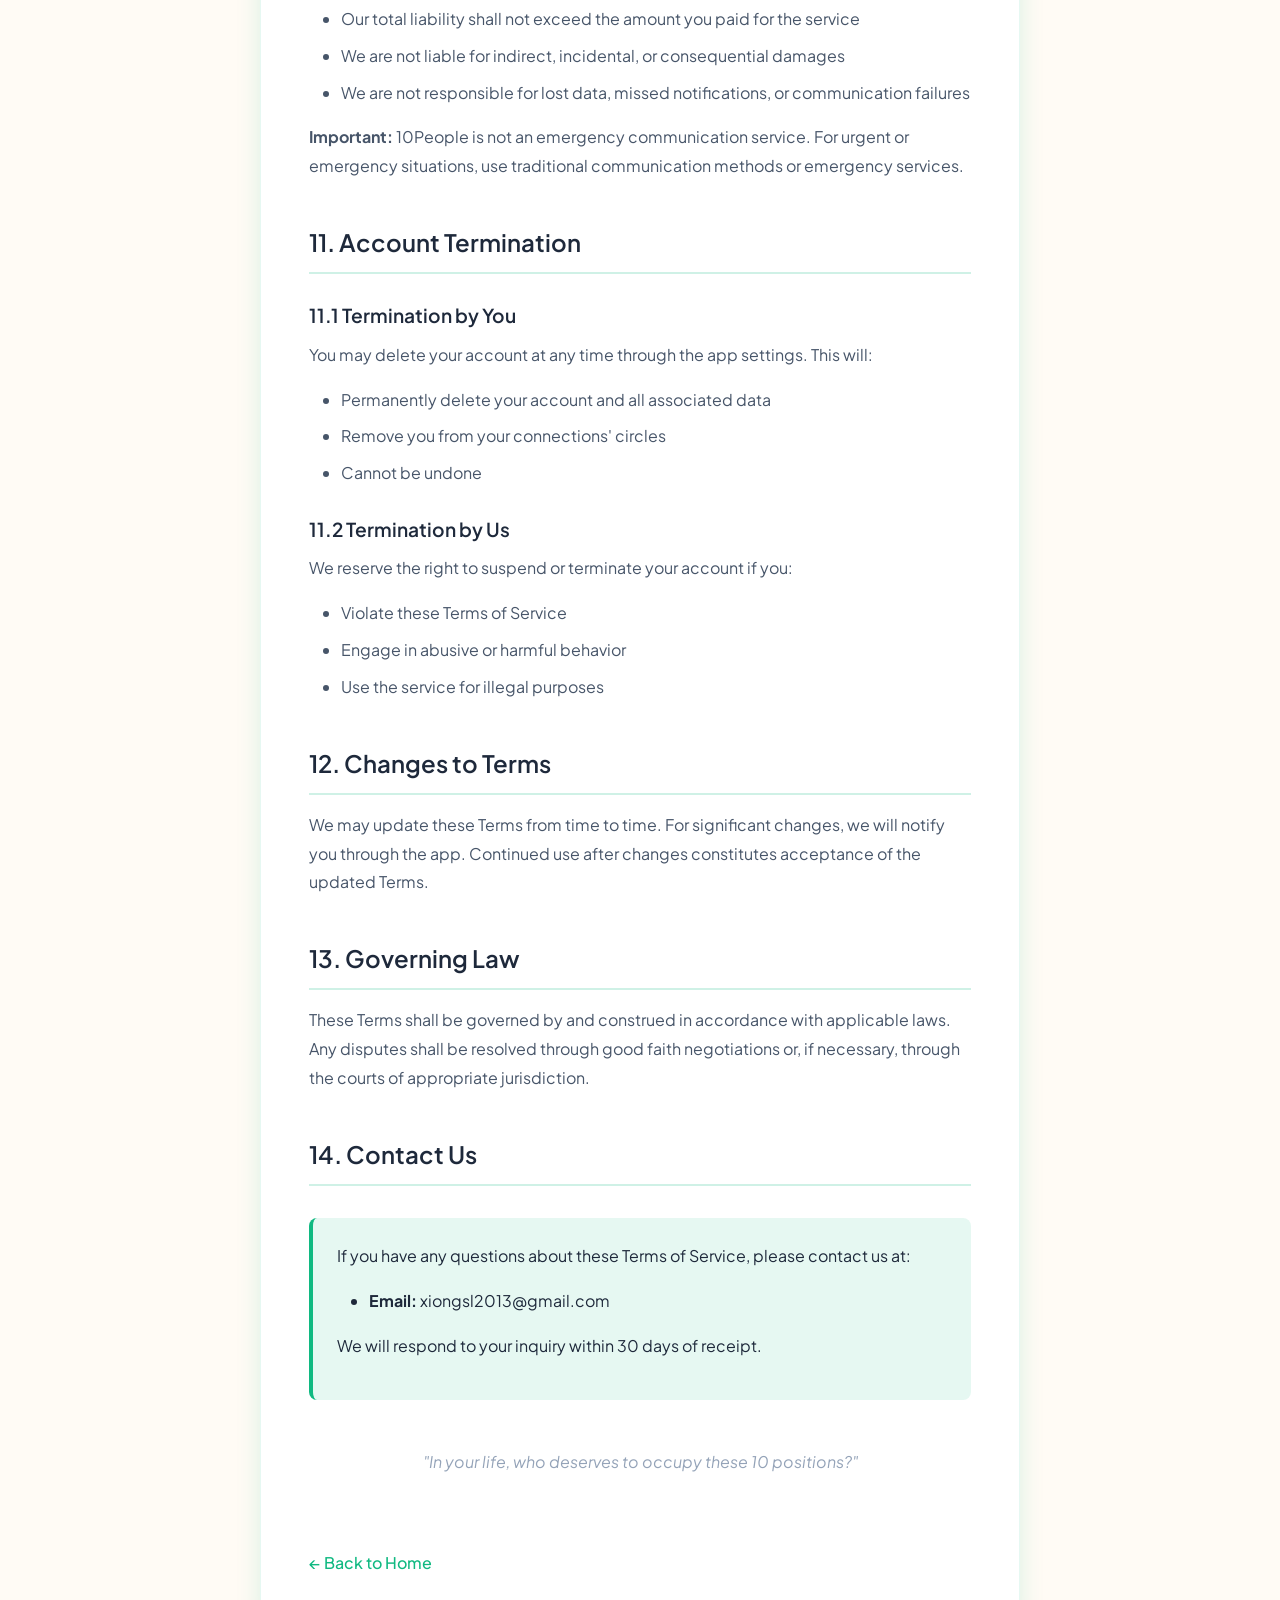
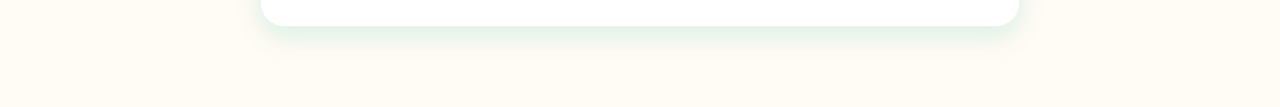
<file: terms.html>
<!DOCTYPE html>
<html lang="en">
<head>
    <meta charset="UTF-8">
    <meta name="viewport" content="width=device-width, initial-scale=1.0">
    <title>Terms of Service - 10People</title>
    <meta name="description" content="10People Terms of Service - Learn about the terms and conditions for using our services">
    <link rel="preconnect" href="https://fonts.googleapis.com">
    <link rel="preconnect" href="https://fonts.gstatic.com" crossorigin>
    <link href="https://fonts.googleapis.com/css2?family=Plus+Jakarta+Sans:wght@400;500;600;700;800&display=swap" rel="stylesheet">
    <link rel="stylesheet" href="styles.css">
    <link rel="icon" type="image/png" href="assets/icon/app_icon.png">
    <style>
        .terms-container {
            max-width: 800px;
            margin: 0 auto;
            padding: 120px 20px 80px;
        }
        
        .terms-header {
            text-align: center;
            margin-bottom: 3rem;
        }
        
        .terms-title {
            font-size: 2.5rem;
            font-weight: 700;
            color: var(--text-primary);
            margin-bottom: 1rem;
        }
        
        .terms-subtitle {
            font-size: 1.1rem;
            color: var(--text-secondary);
        }
        
        .terms-content {
            background: rgba(255, 255, 255, 0.95);
            backdrop-filter: blur(20px);
            padding: 3rem;
            border-radius: var(--border-radius-lg);
            box-shadow: var(--shadow-lg);
            line-height: 1.8;
            border: 1px solid rgba(16, 185, 129, 0.1);
            color: var(--text-secondary);
        }
        
        .terms-section {
            margin-bottom: 2.5rem;
        }
        
        .terms-section h2 {
            font-size: 1.5rem;
            font-weight: 600;
            color: var(--text-primary);
            margin-bottom: 1rem;
            padding-bottom: 0.5rem;
            border-bottom: 2px solid rgba(16, 185, 129, 0.2);
        }
        
        .terms-section h3 {
            font-size: 1.2rem;
            font-weight: 600;
            color: var(--text-primary);
            margin: 1.5rem 0 0.5rem;
        }
        
        .terms-section p {
            margin-bottom: 1rem;
        }
        
        .terms-section ul {
            margin: 1rem 0;
            padding-left: 2rem;
        }
        
        .terms-section li {
            margin-bottom: 0.5rem;
        }
        
        .warning-box {
            background-color: rgba(239, 68, 68, 0.1);
            padding: 1rem;
            border-radius: 8px;
            border-left: 4px solid #ef4444;
            margin: 1.5rem 0;
            color: var(--text-primary);
        }
        
        .info-box {
            background-color: rgba(16, 185, 129, 0.1);
            padding: 1rem;
            border-radius: 8px;
            border-left: 4px solid var(--primary-color);
            margin: 1.5rem 0;
            color: var(--text-primary);
        }
        
        .contact-info {
            background-color: rgba(16, 185, 129, 0.1);
            padding: 1.5rem;
            border-radius: 8px;
            border-left: 4px solid var(--primary-color);
            margin: 2rem 0;
            color: var(--text-primary);
        }
        
        .back-link {
            display: inline-block;
            margin-top: 2rem;
            color: var(--primary-color);
            text-decoration: none;
            font-weight: 500;
        }
        
        .back-link:hover {
            text-decoration: underline;
        }
        
        @media (max-width: 768px) {
            .terms-container {
                padding: 100px 15px 60px;
            }
            
            .terms-content {
                padding: 2rem;
            }
            
            .terms-title {
                font-size: 2rem;
            }
        }
    </style>
</head>
<body>
    <!-- Navbar -->
    <nav class="navbar">
        <div class="nav-container">
            <div class="nav-logo">
                <img src="assets/icon/app_icon.png" alt="10People" class="logo-img">
                <span class="logo-text">10People</span>
            </div>
            <div class="nav-menu">
                <a href="index.html" class="nav-link">Home</a>
                <a href="index.html#features" class="nav-link">Philosophy</a>
                <a href="index.html#download" class="nav-link">Download</a>
                <a href="privacy.html" class="nav-link">Privacy</a>
            </div>
        </div>
    </nav>

    <div class="terms-container">
        <div class="terms-header">
            <h1 class="terms-title">Terms of Service</h1>
            <p class="terms-subtitle">Last updated: January 21, 2026</p>
        </div>

        <div class="terms-content">
            <div class="terms-section">
                <h2>1. Agreement Acceptance</h2>
                <p>
                    Welcome to 10People! These Terms of Service ("Agreement") constitute a legal agreement between you 
                    and us regarding the use of the 10People application and its related services.
                </p>
                <p>
                    By downloading, installing, accessing, or using our services, you indicate that you agree to be 
                    bound by this Agreement. If you do not agree to the terms of this Agreement, please do not use our services.
                </p>
            </div>

            <div class="terms-section">
                <h2>2. Service Description</h2>
                <p>10People is a minimalist "safety check" and "mind connection" application that provides:</p>
                <ul>
                    <li><strong>The 10 Rings:</strong> Connect with up to 10 people who matter most in your life</li>
                    <li><strong>Daily Light Up:</strong> One-tap status updates that reset at midnight</li>
                    <li><strong>Widget 2.0 (The Window):</strong> Home screen widget showing your circle's status</li>
                    <li><strong>The Nudge:</strong> Simple notification to check in with your connections</li>
                    <li><strong>Ephemeral Status:</strong> No history, no timestamps, anti-social by design</li>
                    <li><strong>Invite-Only Connections:</strong> Gift "tickets" to your inner circle</li>
                </ul>
                <div class="info-box">
                    <p><strong>Our Philosophy:</strong> "The world is loud, I just want to hear your heartbeat." 
                    We deliberately remove social media clutter to create meaningful connections.</p>
                </div>
            </div>

            <div class="terms-section">
                <h2>3. User Accounts & Invitations</h2>
                
                <h3>3.1 Invite-Only Model</h3>
                <p>10People operates on an invitation system:</p>
                <ul>
                    <li>You can connect with up to 10 people</li>
                    <li>Each connection requires a unique invitation link</li>
                    <li>Invitations represent a commitment: "You are one of my 10"</li>
                    <li>You are responsible for who you invite into your circle</li>
                </ul>

                <h3>3.2 Account Responsibility</h3>
                <p>You agree to:</p>
                <ul>
                    <li>Use the service authentically and respectfully</li>
                    <li>Maintain the privacy of your connections</li>
                    <li>Not share invitation links publicly or commercially</li>
                    <li>Promptly notify us of any security concerns</li>
                </ul>
            </div>

            <div class="terms-section">
                <h2>4. Usage Rules</h2>
                
                <h3>4.1 Permitted Use</h3>
                <p>You may:</p>
                <ul>
                    <li>Use 10People to stay connected with your close circle</li>
                    <li>Share status updates (under 20 characters) with your connections</li>
                    <li>Send "nudges" to check in with your 10 people</li>
                    <li>Use the widget to view your circle's status at a glance</li>
                </ul>

                <h3>4.2 Prohibited Use</h3>
                <div class="warning-box">
                    <p><strong>The following activities are strictly prohibited:</strong></p>
                    <ul>
                        <li>Harassment, abuse, or harmful behavior toward others</li>
                        <li>Using the service for commercial promotion or spam</li>
                        <li>Attempting to bypass the 10-connection limit</li>
                        <li>Reverse engineering or extracting the app's code</li>
                        <li>Creating multiple accounts to circumvent restrictions</li>
                        <li>Sharing inappropriate, offensive, or illegal content</li>
                        <li>Automated access or bot usage</li>
                    </ul>
                </div>
            </div>

            <div class="terms-section">
                <h2>5. Content and Conduct</h2>
                
                <h3>5.1 Your Content</h3>
                <p>You retain ownership of the status messages and profile information you share. By using 10People, you grant us a license to:</p>
                <ul>
                    <li>Store and transmit your status to your designated connections</li>
                    <li>Display your content in the widget and app interface</li>
                    <li>Process your data as described in our Privacy Policy</li>
                </ul>

                <h3>5.2 Content Standards</h3>
                <p>All content shared through 10People must:</p>
                <ul>
                    <li>Comply with applicable laws and regulations</li>
                    <li>Respect the privacy and dignity of others</li>
                    <li>Not contain harmful, offensive, or illegal material</li>
                </ul>
            </div>

            <div class="terms-section">
                <h2>6. Intellectual Property</h2>
                
                <h3>6.1 Our Rights</h3>
                <p>10People and all related content (software, design, logos, concepts) are owned by us and protected 
                by intellectual property laws. The name "10People," the concept of "The 10 Rings," and "Widget 2.0: The Window" 
                are our intellectual property.</p>

                <h3>6.2 License to Use</h3>
                <p>We grant you a limited, non-exclusive, non-transferable license to use 10People for personal, 
                non-commercial purposes in accordance with these Terms.</p>
            </div>

            <div class="terms-section">
                <h2>7. Paid Services</h2>
                
                <h3>7.1 Pricing</h3>
                <p>10People is a paid application. Pricing varies by platform and region:</p>
                <ul>
                    <li>One-time purchase or subscription model (as indicated in app stores)</li>
                    <li>Prices are set in local currency through Apple App Store and Google Play Store</li>
                    <li>In-app purchases may be available for additional features</li>
                </ul>

                <h3>7.2 Payment Processing</h3>
                <p>All payments are processed through the respective app stores (Apple or Google). 
                We do not directly process payment information.</p>

                <h3>7.3 Refund Policy</h3>
                <p>Refunds are subject to the policies of the app store where you purchased 10People:</p>
                <ul>
                    <li><strong>Apple App Store:</strong> Subject to Apple's refund policy</li>
                    <li><strong>Google Play Store:</strong> Subject to Google's refund policy</li>
                </ul>
                <p>For special circumstances, please contact us directly and we will work with you in good faith.</p>
            </div>

            <div class="terms-section">
                <h2>8. Service Availability</h2>
                <p>We strive to keep 10People available 24/7, but we do not guarantee uninterrupted access. We reserve the right to:</p>
                <ul>
                    <li>Perform maintenance and updates as needed</li>
                    <li>Modify or discontinue features with reasonable notice</li>
                    <li>Suspend service temporarily for technical reasons</li>
                </ul>
            </div>

            <div class="terms-section">
                <h2>9. Disclaimer of Warranties</h2>
                <p>To the maximum extent permitted by law:</p>
                <ul>
                    <li>10People is provided "as is" without warranties of any kind</li>
                    <li>We do not guarantee that the service will be error-free or uninterrupted</li>
                    <li>You use the service at your own risk</li>
                    <li>We are not responsible for the actions or content of other users</li>
                </ul>
            </div>

            <div class="terms-section">
                <h2>10. Limitation of Liability</h2>
                <p>To the maximum extent permitted by law:</p>
                <ul>
                    <li>Our total liability shall not exceed the amount you paid for the service</li>
                    <li>We are not liable for indirect, incidental, or consequential damages</li>
                    <li>We are not responsible for lost data, missed notifications, or communication failures</li>
                </ul>
                <p><strong>Important:</strong> 10People is not an emergency communication service. 
                For urgent or emergency situations, use traditional communication methods or emergency services.</p>
            </div>

            <div class="terms-section">
                <h2>11. Account Termination</h2>
                
                <h3>11.1 Termination by You</h3>
                <p>You may delete your account at any time through the app settings. This will:</p>
                <ul>
                    <li>Permanently delete your account and all associated data</li>
                    <li>Remove you from your connections' circles</li>
                    <li>Cannot be undone</li>
                </ul>

                <h3>11.2 Termination by Us</h3>
                <p>We reserve the right to suspend or terminate your account if you:</p>
                <ul>
                    <li>Violate these Terms of Service</li>
                    <li>Engage in abusive or harmful behavior</li>
                    <li>Use the service for illegal purposes</li>
                </ul>
            </div>

            <div class="terms-section">
                <h2>12. Changes to Terms</h2>
                <p>We may update these Terms from time to time. For significant changes, we will notify you through the app. 
                Continued use after changes constitutes acceptance of the updated Terms.</p>
            </div>

            <div class="terms-section">
                <h2>13. Governing Law</h2>
                <p>These Terms shall be governed by and construed in accordance with applicable laws. 
                Any disputes shall be resolved through good faith negotiations or, if necessary, 
                through the courts of appropriate jurisdiction.</p>
            </div>

            <div class="terms-section">
                <h2>14. Contact Us</h2>
                <div class="contact-info">
                    <p>If you have any questions about these Terms of Service, please contact us at:</p>
                    <ul>
                        <li><strong>Email:</strong> xiongsl2013@gmail.com</li>
                    </ul>
                    <p>We will respond to your inquiry within 30 days of receipt.</p>
                </div>
            </div>

            <div class="terms-section">
                <p style="text-align: center; font-style: italic; color: var(--text-muted); margin-top: 3rem;">
                    "In your life, who deserves to occupy these 10 positions?"
                </p>
            </div>

            <a href="index.html" class="back-link">← Back to Home</a>
        </div>
    </div>

    <script src="script.js"></script>
</body>
</html>
</file>
<file: styles.css>
/* 全局样式重置 */
* {
    margin: 0;
    padding: 0;
    box-sizing: border-box;
}

:root {
    /* 10People 温暖明亮主题配色 */
    --primary-color: #10B981;
    --primary-dark: #059669;
    --primary-light: #34D399;
    --primary-gradient: linear-gradient(135deg, #10B981 0%, #059669 100%);
    --secondary-gradient: linear-gradient(135deg, #34D399 0%, #10B981 100%);
    --accent-gradient: linear-gradient(135deg, #F59E0B 0%, #D97706 100%);
    --danger-gradient: linear-gradient(135deg, #EF4444 0%, #DC2626 100%);
    --dark-gradient: linear-gradient(135deg, #0F172A 0%, #1E293B 100%);
    --glass-bg: rgba(255, 255, 255, 0.1);
    --glass-border: rgba(255, 255, 255, 0.2);
    --text-primary: #1e293b;
    --text-secondary: #475569;
    --text-muted: #94a3b8;
    --bg-primary: #ffffff;
    --bg-secondary: #f8fafc;
    --bg-dark: #0f172a;
    --shadow-sm: 0 1px 3px rgba(0, 0, 0, 0.1);
    --shadow-md: 0 4px 6px rgba(16, 185, 129, 0.1);
    --shadow-lg: 0 10px 25px rgba(16, 185, 129, 0.15);
    --shadow-xl: 0 20px 40px rgba(16, 185, 129, 0.2);
    --border-radius: 16px;
    --border-radius-sm: 8px;
    --border-radius-lg: 24px;
}

body {
    font-family: 'Plus Jakarta Sans', -apple-system, BlinkMacSystemFont, 'Segoe UI', 'Roboto', 'Oxygen', 'Ubuntu', 'Cantarell', sans-serif;
    line-height: 1.6;
    color: var(--text-primary);
    background: #FFFBF5;
    overflow-x: hidden;
}

.container {
    max-width: 1200px;
    margin: 0 auto;
    padding: 0 20px;
}

/* 导航栏样式 */
.navbar {
    position: fixed;
    top: 0;
    left: 0;
    right: 0;
    background: rgba(255, 255, 255, 0.8);
    backdrop-filter: blur(20px);
    -webkit-backdrop-filter: blur(20px);
    border-bottom: 1px solid rgba(255, 255, 255, 0.2);
    z-index: 1000;
    padding: 1.5rem 0;
    transition: all 0.3s ease;
}

.navbar.scrolled {
    background: rgba(255, 255, 255, 0.95);
    box-shadow: var(--shadow-md);
    padding: 1rem 0;
}

.nav-container {
    max-width: 1200px;
    margin: 0 auto;
    padding: 0 20px;
    display: flex;
    justify-content: space-between;
    align-items: center;
}

.nav-logo {
    display: flex;
    align-items: center;
    gap: 16px;
    transition: transform 0.3s ease;
}

.nav-logo:hover {
    transform: scale(1.05);
}

.logo-img {
    width: 40px;
    height: 40px;
    border-radius: var(--border-radius-sm);
    box-shadow: var(--shadow-sm);
    transition: all 0.3s ease;
}

.logo-img:hover {
    box-shadow: var(--shadow-md);
    transform: rotate(5deg);
}

.logo-text {
    font-size: 1.75rem;
    font-weight: 800;
    background: var(--primary-gradient);
    -webkit-background-clip: text;
    -webkit-text-fill-color: transparent;
    background-clip: text;
    letter-spacing: -0.02em;
}

.nav-menu {
    display: flex;
    gap: 2.5rem;
    align-items: center;
}

.nav-link {
    text-decoration: none;
    color: var(--text-secondary);
    font-weight: 600;
    font-size: 0.95rem;
    position: relative;
    transition: all 0.3s ease;
    padding: 0.5rem 1rem;
    border-radius: var(--border-radius-sm);
}

.nav-link:hover {
    color: var(--primary-color);
    background: rgba(16, 185, 129, 0.1);
    transform: translateY(-2px);
}

.nav-link::after {
    content: '';
    position: absolute;
    bottom: -2px;
    left: 50%;
    width: 0;
    height: 2px;
    background: var(--primary-gradient);
    transition: all 0.3s ease;
    transform: translateX(-50%);
}

.nav-link:hover::after {
    width: 80%;
}

/* 英雄区域样式 */
.hero {
    padding: 140px 0 100px;
    text-align: center;
    background: linear-gradient(135deg, #10B981 0%, #059669 50%, #34D399 100%);
    color: white;
    position: relative;
    overflow: hidden;
}

.hero::before {
    content: '';
    position: absolute;
    top: 0;
    left: 0;
    right: 0;
    bottom: 0;
    background: url('data:image/svg+xml,<svg xmlns="http://www.w3.org/2000/svg" viewBox="0 0 100 100"><defs><pattern id="ai-pattern" width="50" height="50" patternUnits="userSpaceOnUse"><circle cx="25" cy="25" r="2" fill="rgba(255,255,255,0.1)"/><circle cx="10" cy="10" r="1" fill="rgba(255,255,255,0.1)"/><circle cx="40" cy="15" r="1.5" fill="rgba(255,255,255,0.1)"/><circle cx="15" cy="40" r="1" fill="rgba(255,255,255,0.1)"/><circle cx="35" cy="35" r="0.5" fill="rgba(255,255,255,0.1)"/></pattern></defs><rect width="100" height="100" fill="url(%23ai-pattern)"/></svg>');
    opacity: 0.4;
    animation: neuralNetwork 15s ease-in-out infinite;
}

.hero::after {
    content: '';
    position: absolute;
    top: 0;
    left: 0;
    right: 0;
    bottom: 0;
    background: linear-gradient(45deg, transparent 30%, rgba(255, 255, 255, 0.1) 50%, transparent 70%);
    animation: dataFlow 8s ease-in-out infinite;
    pointer-events: none;
}

@keyframes float {
    0%, 100% { transform: translateY(0px) rotate(0deg); }
    50% { transform: translateY(-20px) rotate(1deg); }
}

.hero-container {
    max-width: 900px;
    margin: 0 auto;
    padding: 0 20px;
    position: relative;
    z-index: 2;
}

.hero-title {
    font-size: 4rem;
    font-weight: 900;
    margin-bottom: 1.5rem;
    letter-spacing: -0.03em;
    background: linear-gradient(135deg, #ffffff 0%, #f0f9ff 100%);
    -webkit-background-clip: text;
    -webkit-text-fill-color: transparent;
    background-clip: text;
    text-shadow: 0 4px 8px rgba(0, 0, 0, 0.1);
    animation: fadeInUp 1s ease-out;
}

.hero-subtitle {
    font-size: 1.75rem;
    font-weight: 500;
    margin-bottom: 2.5rem;
    opacity: 0.95;
    color: rgba(255, 255, 255, 0.9);
    animation: fadeInUp 1s ease-out 0.2s both;
}

.hero-description {
    font-size: 1.2rem;
    line-height: 1.8;
    margin-bottom: 3.5rem;
    opacity: 0.85;
    max-width: 700px;
    margin-left: auto;
    margin-right: auto;
    color: rgba(255, 255, 255, 0.9);
    animation: fadeInUp 1s ease-out 0.4s both;
}

.hero-buttons {
    display: flex;
    gap: 1.5rem;
    justify-content: center;
    flex-wrap: wrap;
    animation: fadeInUp 1s ease-out 0.6s both;
}

/* 按钮样式 */
.btn {
    display: inline-flex;
    align-items: center;
    justify-content: center;
    padding: 16px 32px;
    border-radius: var(--border-radius);
    text-decoration: none;
    font-weight: 700;
    font-size: 1.1rem;
    transition: all 0.4s cubic-bezier(0.4, 0, 0.2, 1);
    border: none;
    cursor: pointer;
    position: relative;
    overflow: hidden;
    min-width: 160px;
    box-shadow: var(--shadow-lg);
}

.btn::before {
    content: '';
    position: absolute;
    top: 0;
    left: -100%;
    width: 100%;
    height: 100%;
    background: linear-gradient(90deg, transparent, rgba(255, 255, 255, 0.3), transparent);
    transition: left 0.6s ease;
}

.btn::after {
    content: '';
    position: absolute;
    top: 0;
    left: 0;
    right: 0;
    bottom: 0;
    background: linear-gradient(135deg, rgba(16, 185, 129, 0.1), rgba(52, 211, 153, 0.1));
    opacity: 0;
    transition: opacity 0.3s ease;
    border-radius: var(--border-radius);
}

.btn:hover::before {
    left: 100%;
}

.btn:hover::after {
    opacity: 1;
}

.btn-primary {
    background: var(--dark-gradient);
    color: white;
    border: 2px solid transparent;
}

.btn-primary:hover {
    transform: translateY(-4px) scale(1.02);
    box-shadow: var(--shadow-xl);
    background: linear-gradient(135deg, #065F46 0%, #064E3B 100%);
}

.btn-secondary {
    background: rgba(255, 255, 255, 0.1);
    color: white;
    border: 2px solid rgba(255, 255, 255, 0.3);
    backdrop-filter: blur(10px);
}

.btn-secondary:hover {
    background: rgba(255, 255, 255, 0.2);
    border-color: rgba(255, 255, 255, 0.6);
    transform: translateY(-4px) scale(1.02);
    box-shadow: var(--shadow-xl);
}

/* 功能特性区域 */
.features {
    padding: 100px 0;
    background: linear-gradient(135deg, #f8fafc 0%, #e2e8f0 100%);
    position: relative;
}

.features::before {
    content: '';
    position: absolute;
    top: 0;
    left: 0;
    right: 0;
    bottom: 0;
    background: url('data:image/svg+xml,<svg xmlns="http://www.w3.org/2000/svg" viewBox="0 0 100 100"><defs><pattern id="dots" width="20" height="20" patternUnits="userSpaceOnUse"><circle cx="10" cy="10" r="1" fill="rgba(16,185,129,0.1)"/></pattern></defs><rect width="100" height="100" fill="url(%23dots)"/></svg>');
    opacity: 0.5;
}

.section-title {
    font-size: 3rem;
    font-weight: 800;
    text-align: center;
    margin-bottom: 1.5rem;
    background: var(--primary-gradient);
    -webkit-background-clip: text;
    -webkit-text-fill-color: transparent;
    background-clip: text;
    letter-spacing: -0.02em;
    position: relative;
    z-index: 2;
}

.section-subtitle {
    font-size: 1.3rem;
    text-align: center;
    color: var(--text-secondary);
    margin-bottom: 5rem;
    font-weight: 500;
    position: relative;
    z-index: 2;
}

.features-grid {
    display: grid;
    grid-template-columns: repeat(auto-fit, minmax(380px, 1fr));
    gap: 2.5rem;
    margin-top: 4rem;
    position: relative;
    z-index: 2;
}

.feature-card {
    background: rgba(255, 255, 255, 0.9);
    backdrop-filter: blur(20px);
    padding: 2.5rem;
    border-radius: var(--border-radius-lg);
    box-shadow: var(--shadow-lg);
    transition: all 0.4s cubic-bezier(0.4, 0, 0.2, 1);
    border: 1px solid rgba(255, 255, 255, 0.2);
    position: relative;
    overflow: hidden;
}

.feature-card::before {
    content: '';
    position: absolute;
    top: 0;
    left: 0;
    right: 0;
    height: 4px;
    background: var(--primary-gradient);
    transform: scaleX(0);
    transition: transform 0.4s ease;
}

.feature-card:hover::before {
    transform: scaleX(1);
}

.feature-card:hover {
    transform: translateY(-8px) scale(1.02);
    box-shadow: var(--shadow-xl);
    background: rgba(255, 255, 255, 0.95);
}

.feature-icon {
    width: 80px;
    height: 80px;
    background: var(--primary-gradient);
    border-radius: var(--border-radius);
    display: flex;
    align-items: center;
    justify-content: center;
    margin-bottom: 2rem;
    color: white;
    box-shadow: var(--shadow-md);
    transition: all 0.3s ease;
    position: relative;
    overflow: hidden;
}

.feature-icon::before {
    content: '';
    position: absolute;
    top: -50%;
    left: -50%;
    width: 200%;
    height: 200%;
    background: linear-gradient(45deg, transparent, rgba(255, 255, 255, 0.1), transparent);
    transform: rotate(45deg);
    transition: all 0.6s ease;
    opacity: 0;
}

.feature-icon::after {
    content: '';
    position: absolute;
    top: 0;
    left: 0;
    right: 0;
    bottom: 0;
    border-radius: var(--border-radius);
    background: linear-gradient(135deg, rgba(102, 126, 234, 0.2), rgba(240, 147, 251, 0.2));
    opacity: 0;
    transition: opacity 0.3s ease;
}

.feature-card:hover .feature-icon::before {
    opacity: 1;
    transform: rotate(45deg) translate(100%, 100%);
}

.feature-card:hover .feature-icon::after {
    opacity: 1;
}

.feature-card:hover .feature-icon {
    transform: scale(1.1) rotate(5deg);
    box-shadow: 0 0 30px rgba(102, 126, 234, 0.4), var(--shadow-lg);
    animation: aiGlow 2s ease-in-out infinite;
}

.feature-title {
    font-size: 1.6rem;
    font-weight: 700;
    margin-bottom: 1.2rem;
    color: var(--text-primary);
    letter-spacing: -0.01em;
}

.feature-description {
    color: var(--text-secondary);
    line-height: 1.7;
    font-size: 1rem;
}

/* 下载区域 */
.download {
    padding: 100px 0;
    background: var(--bg-dark);
    color: white;
    position: relative;
    overflow: hidden;
}

.download::before {
    content: '';
    position: absolute;
    top: 0;
    left: 0;
    right: 0;
    bottom: 0;
    background: linear-gradient(135deg, #1a202c 0%, #2d3748 50%, #4a5568 100%);
    opacity: 0.9;
}

.download .section-title {
    color: white;
    background: linear-gradient(135deg, #ffffff 0%, #e2e8f0 100%);
    -webkit-background-clip: text;
    -webkit-text-fill-color: transparent;
    background-clip: text;
}

.download .section-subtitle {
    color: rgba(255, 255, 255, 0.8);
}

.download-grid {
    display: grid;
    grid-template-columns: repeat(auto-fit, minmax(300px, 1fr));
    gap: 3rem;
    margin-top: 4rem;
    max-width: 800px;
    margin-left: auto;
    margin-right: auto;
    position: relative;
    z-index: 2;
}

.download-card {
    background: rgba(255, 255, 255, 0.1);
    backdrop-filter: blur(20px);
    padding: 3rem 2rem;
    border-radius: var(--border-radius-lg);
    text-align: center;
    border: 1px solid rgba(255, 255, 255, 0.2);
    transition: all 0.4s cubic-bezier(0.4, 0, 0.2, 1);
    position: relative;
    overflow: hidden;
}

.download-card::before {
    content: '';
    position: absolute;
    top: 0;
    left: 0;
    right: 0;
    bottom: 0;
    background: var(--accent-gradient);
    opacity: 0;
    transition: opacity 0.4s ease;
}

.download-card:hover::before {
    opacity: 0.1;
}

.download-card:hover {
    transform: translateY(-8px) scale(1.05);
    box-shadow: 0 25px 50px rgba(0, 0, 0, 0.3);
    background: rgba(255, 255, 255, 0.15);
    border-color: rgba(255, 255, 255, 0.3);
}

.download-icon {
    width: 80px;
    height: 80px;
    background: var(--accent-gradient);
    border-radius: var(--border-radius);
    display: flex;
    align-items: center;
    justify-content: center;
    margin: 0 auto 2rem;
    color: white;
    box-shadow: var(--shadow-lg);
    transition: all 0.3s ease;
    position: relative;
    z-index: 2;
}

.download-card:hover .download-icon {
    transform: scale(1.1) rotate(10deg);
    box-shadow: 0 0 40px rgba(79, 172, 254, 0.5), var(--shadow-xl);
    animation: aiGlow 3s ease-in-out infinite;
}

.download-card h3 {
    font-size: 1.8rem;
    font-weight: 700;
    margin-bottom: 0.8rem;
    color: white;
    position: relative;
    z-index: 2;
}

.download-card p {
    color: rgba(255, 255, 255, 0.8);
    margin-bottom: 2rem;
    font-size: 1.1rem;
    position: relative;
    z-index: 2;
}

/* How It Works Section */
.how-it-works {
    padding: 100px 0;
    background: var(--bg-primary);
    position: relative;
}

.steps-grid {
    display: grid;
    grid-template-columns: repeat(auto-fit, minmax(300px, 1fr));
    gap: 3rem;
    margin-top: 4rem;
    margin-bottom: 5rem;
}

.step-card {
    background: rgba(255, 255, 255, 0.9);
    backdrop-filter: blur(20px);
    padding: 3rem 2rem;
    border-radius: var(--border-radius-lg);
    box-shadow: var(--shadow-lg);
    transition: all 0.4s cubic-bezier(0.4, 0, 0.2, 1);
    border: 1px solid rgba(255, 255, 255, 0.2);
    text-align: center;
    position: relative;
    overflow: hidden;
}

.step-card::before {
    content: '';
    position: absolute;
    top: 0;
    left: 0;
    right: 0;
    height: 4px;
    background: var(--primary-gradient);
    transform: scaleX(0);
    transition: transform 0.4s ease;
}

.step-card:hover::before {
    transform: scaleX(1);
}

.step-card:hover {
    transform: translateY(-8px) scale(1.02);
    box-shadow: var(--shadow-xl);
}

.step-number {
    width: 60px;
    height: 60px;
    background: var(--primary-gradient);
    border-radius: 50%;
    display: flex;
    align-items: center;
    justify-content: center;
    margin: 0 auto 1.5rem;
    color: white;
    font-size: 1.8rem;
    font-weight: 800;
    box-shadow: var(--shadow-md);
    transition: all 0.3s ease;
}

.step-card:hover .step-number {
    transform: scale(1.1) rotate(360deg);
    box-shadow: var(--shadow-lg);
}

.step-title {
    font-size: 1.6rem;
    font-weight: 700;
    margin-bottom: 1rem;
    color: var(--text-primary);
}

.step-description {
    color: var(--text-secondary);
    line-height: 1.7;
    font-size: 1rem;
}

.viral-section {
    background: linear-gradient(135deg, rgba(16, 185, 129, 0.1) 0%, rgba(52, 211, 153, 0.1) 100%);
    padding: 3rem;
    border-radius: var(--border-radius-lg);
    text-align: center;
    border: 2px solid rgba(16, 185, 129, 0.2);
    margin-top: 4rem;
}

.viral-title {
    font-size: 2rem;
    font-weight: 800;
    margin-bottom: 1.5rem;
    background: var(--primary-gradient);
    -webkit-background-clip: text;
    -webkit-text-fill-color: transparent;
    background-clip: text;
}

.viral-description {
    font-size: 1.2rem;
    line-height: 1.8;
    color: var(--text-secondary);
    max-width: 800px;
    margin: 0 auto;
}

/* 页脚样式 */
.footer {
    background: var(--dark-gradient);
    color: white;
    padding: 4rem 0 2rem;
    position: relative;
    overflow: hidden;
}

.footer::before {
    content: '';
    position: absolute;
    top: 0;
    left: 0;
    right: 0;
    bottom: 0;
    background: url('data:image/svg+xml,<svg xmlns="http://www.w3.org/2000/svg" viewBox="0 0 100 100"><defs><pattern id="footer-dots" width="10" height="10" patternUnits="userSpaceOnUse"><circle cx="5" cy="5" r="0.5" fill="rgba(255,255,255,0.1)"/></pattern></defs><rect width="100" height="100" fill="url(%23footer-dots)"/></svg>');
    opacity: 0.3;
}

.footer-content {
    display: flex;
    justify-content: space-between;
    align-items: center;
    margin-bottom: 3rem;
    position: relative;
    z-index: 2;
}

.footer-logo {
    display: flex;
    align-items: center;
    gap: 16px;
}

.footer-logo .logo-text {
    color: white;
    font-size: 1.5rem;
    font-weight: 800;
}

.footer-logo .logo-img {
    width: 40px;
    height: 40px;
    border-radius: var(--border-radius-sm);
    box-shadow: var(--shadow-md);
}

.footer-links {
    display: flex;
    gap: 2.5rem;
}

.footer-links a {
    color: rgba(255, 255, 255, 0.8);
    text-decoration: none;
    font-weight: 500;
    transition: all 0.3s ease;
    padding: 0.5rem 1rem;
    border-radius: var(--border-radius-sm);
}

.footer-links a:hover {
    color: white;
    background: rgba(255, 255, 255, 0.1);
    transform: translateY(-2px);
}

.footer-bottom {
    text-align: center;
    padding-top: 2rem;
    border-top: 1px solid rgba(255, 255, 255, 0.2);
    color: rgba(255, 255, 255, 0.6);
    position: relative;
    z-index: 2;
}

/* 响应式设计 */
@media (max-width: 768px) {
    .nav-menu {
        display: none;
    }
    
    .hero-title {
        font-size: 2.5rem;
    }
    
    .hero-subtitle {
        font-size: 1.2rem;
    }
    
    .hero-buttons {
        flex-direction: column;
        align-items: center;
    }
    
    .features-grid {
        grid-template-columns: 1fr;
    }
    
    .download-grid {
        grid-template-columns: repeat(auto-fit, minmax(200px, 1fr));
    }
    
    .steps-grid {
        grid-template-columns: 1fr;
    }
    
    .viral-section {
        padding: 2rem 1.5rem;
    }
    
    .viral-title {
        font-size: 1.5rem;
    }
    
    .viral-description {
        font-size: 1rem;
    }
    
    .footer-content {
        flex-direction: column;
        gap: 1rem;
        text-align: center;
    }
    
    .footer-links {
        flex-wrap: wrap;
        justify-content: center;
    }
}

@media (max-width: 480px) {
    .hero {
        padding: 100px 0 60px;
    }
    
    .hero-title {
        font-size: 2rem;
    }
    
    .section-title {
        font-size: 2rem;
    }
    
    .feature-card,
    .download-card {
        padding: 1.5rem;
    }
}

/* 平滑滚动 */
html {
    scroll-behavior: smooth;
}

/* 加载动画 */
@keyframes fadeInUp {
    from {
        opacity: 0;
        transform: translateY(30px);
    }
    to {
        opacity: 1;
        transform: translateY(0);
    }
}

@keyframes slideInLeft {
    from {
        opacity: 0;
        transform: translateX(-50px);
    }
    to {
        opacity: 1;
        transform: translateX(0);
    }
}

@keyframes slideInRight {
    from {
        opacity: 0;
        transform: translateX(50px);
    }
    to {
        opacity: 1;
        transform: translateX(0);
    }
}

@keyframes pulse {
    0%, 100% {
        transform: scale(1);
    }
    50% {
        transform: scale(1.05);
    }
}

@keyframes aiGlow {
    0%, 100% {
        box-shadow: 0 0 20px rgba(16, 185, 129, 0.3);
    }
    50% {
        box-shadow: 0 0 40px rgba(16, 185, 129, 0.6), 0 0 60px rgba(52, 211, 153, 0.3);
    }
}

@keyframes neuralNetwork {
    0% {
        transform: translateY(0px) rotate(0deg);
        opacity: 0.3;
    }
    25% {
        transform: translateY(-10px) rotate(90deg);
        opacity: 0.6;
    }
    50% {
        transform: translateY(-20px) rotate(180deg);
        opacity: 0.9;
    }
    75% {
        transform: translateY(-10px) rotate(270deg);
        opacity: 0.6;
    }
    100% {
        transform: translateY(0px) rotate(360deg);
        opacity: 0.3;
    }
}

@keyframes dataFlow {
    0% {
        transform: translateX(-100%);
        opacity: 0;
    }
    50% {
        opacity: 1;
    }
    100% {
        transform: translateX(100%);
        opacity: 0;
    }
}

@keyframes matrixRain {
    0% {
        transform: translateY(-100vh);
        opacity: 0;
    }
    10% {
        opacity: 1;
    }
    90% {
        opacity: 1;
    }
    100% {
        transform: translateY(100vh);
        opacity: 0;
    }
}

@keyframes hologram {
    0%, 100% {
        opacity: 0.8;
        transform: scale(1);
    }
    50% {
        opacity: 1;
        transform: scale(1.02);
    }
}

@keyframes circuitPulse {
    0%, 100% {
        stroke-dashoffset: 0;
    }
    50% {
        stroke-dashoffset: 20;
    }
}

.feature-card,
.download-card {
    animation: fadeInUp 0.8s ease-out;
}

.nav-logo {
    animation: slideInLeft 0.8s ease-out;
}

.nav-menu {
    animation: slideInRight 0.8s ease-out;
}

/* 滚动条样式 */
::-webkit-scrollbar {
    width: 8px;
}

::-webkit-scrollbar-track {
    background: #f1f1f1;
}

::-webkit-scrollbar-thumb {
    background: #c1c1c1;
    border-radius: 4px;
}

::-webkit-scrollbar-thumb:hover {
    background: #a8a8a8;
}
</file>
